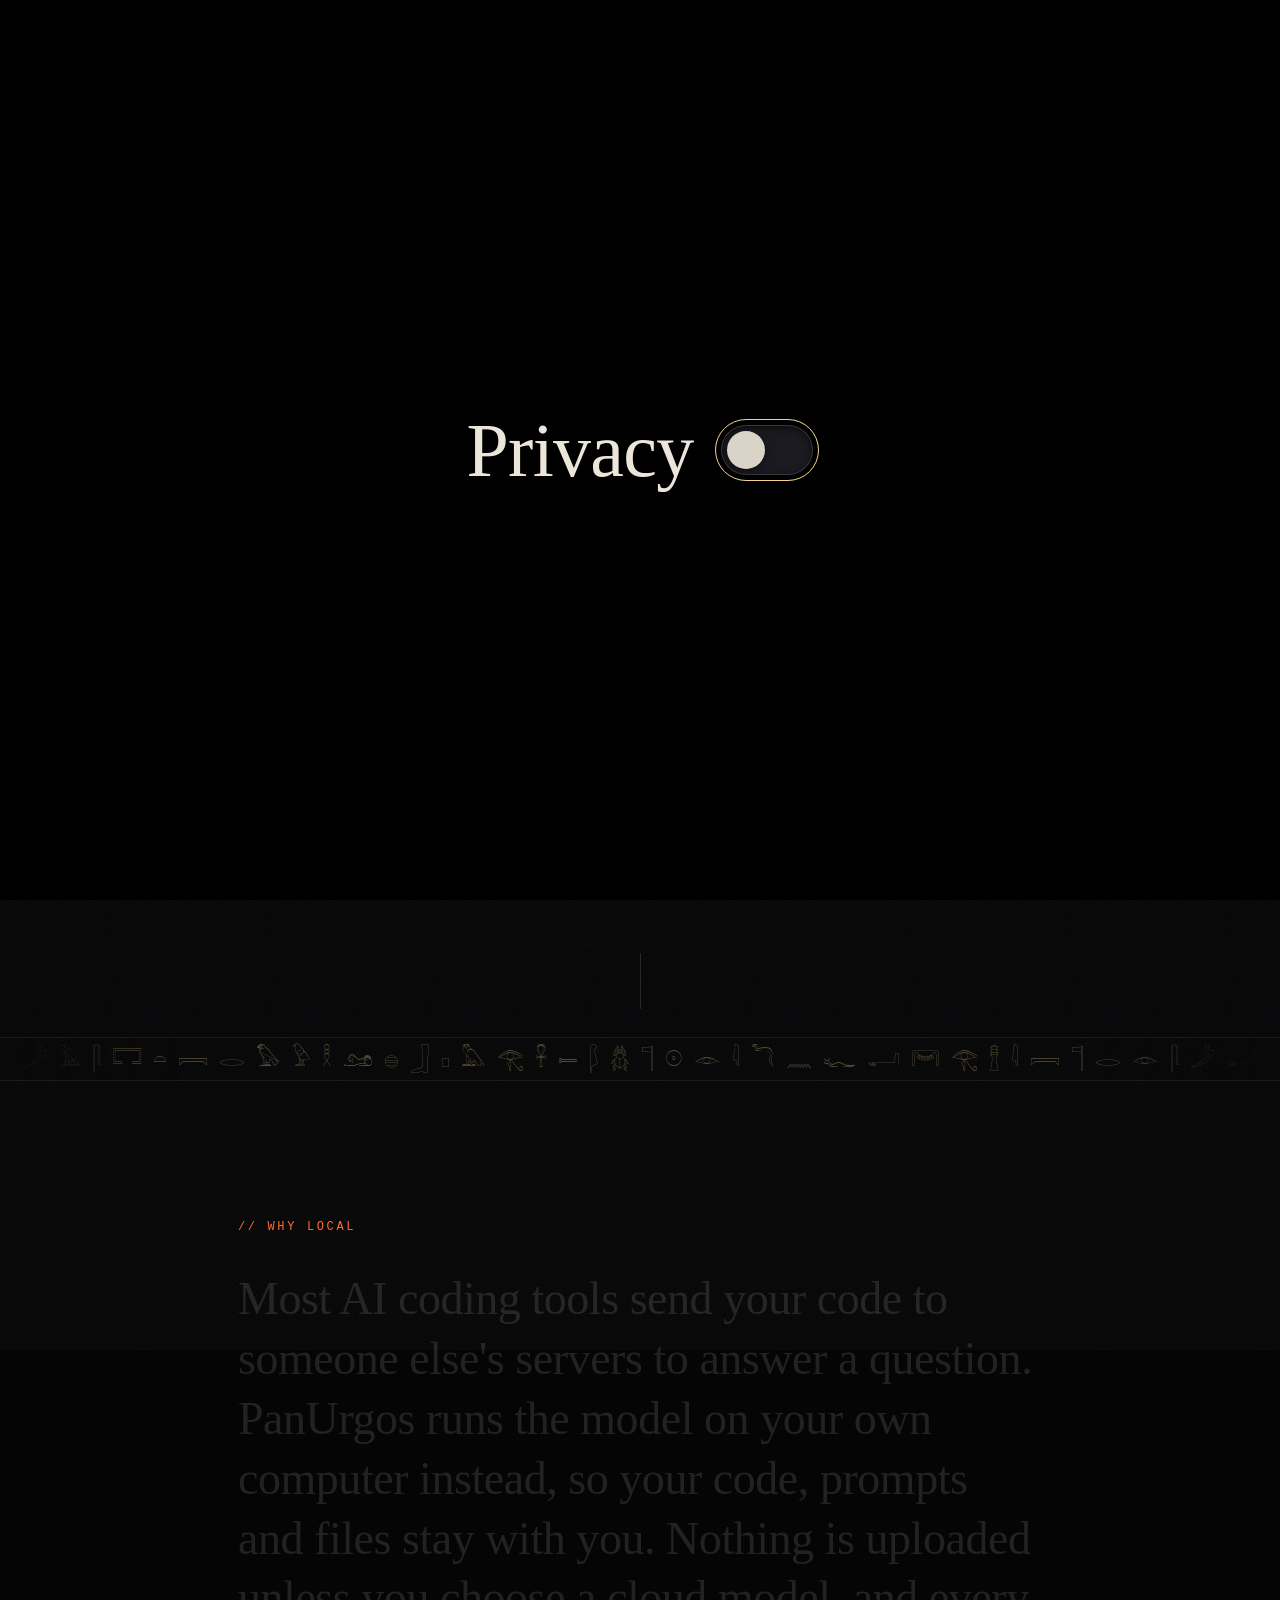
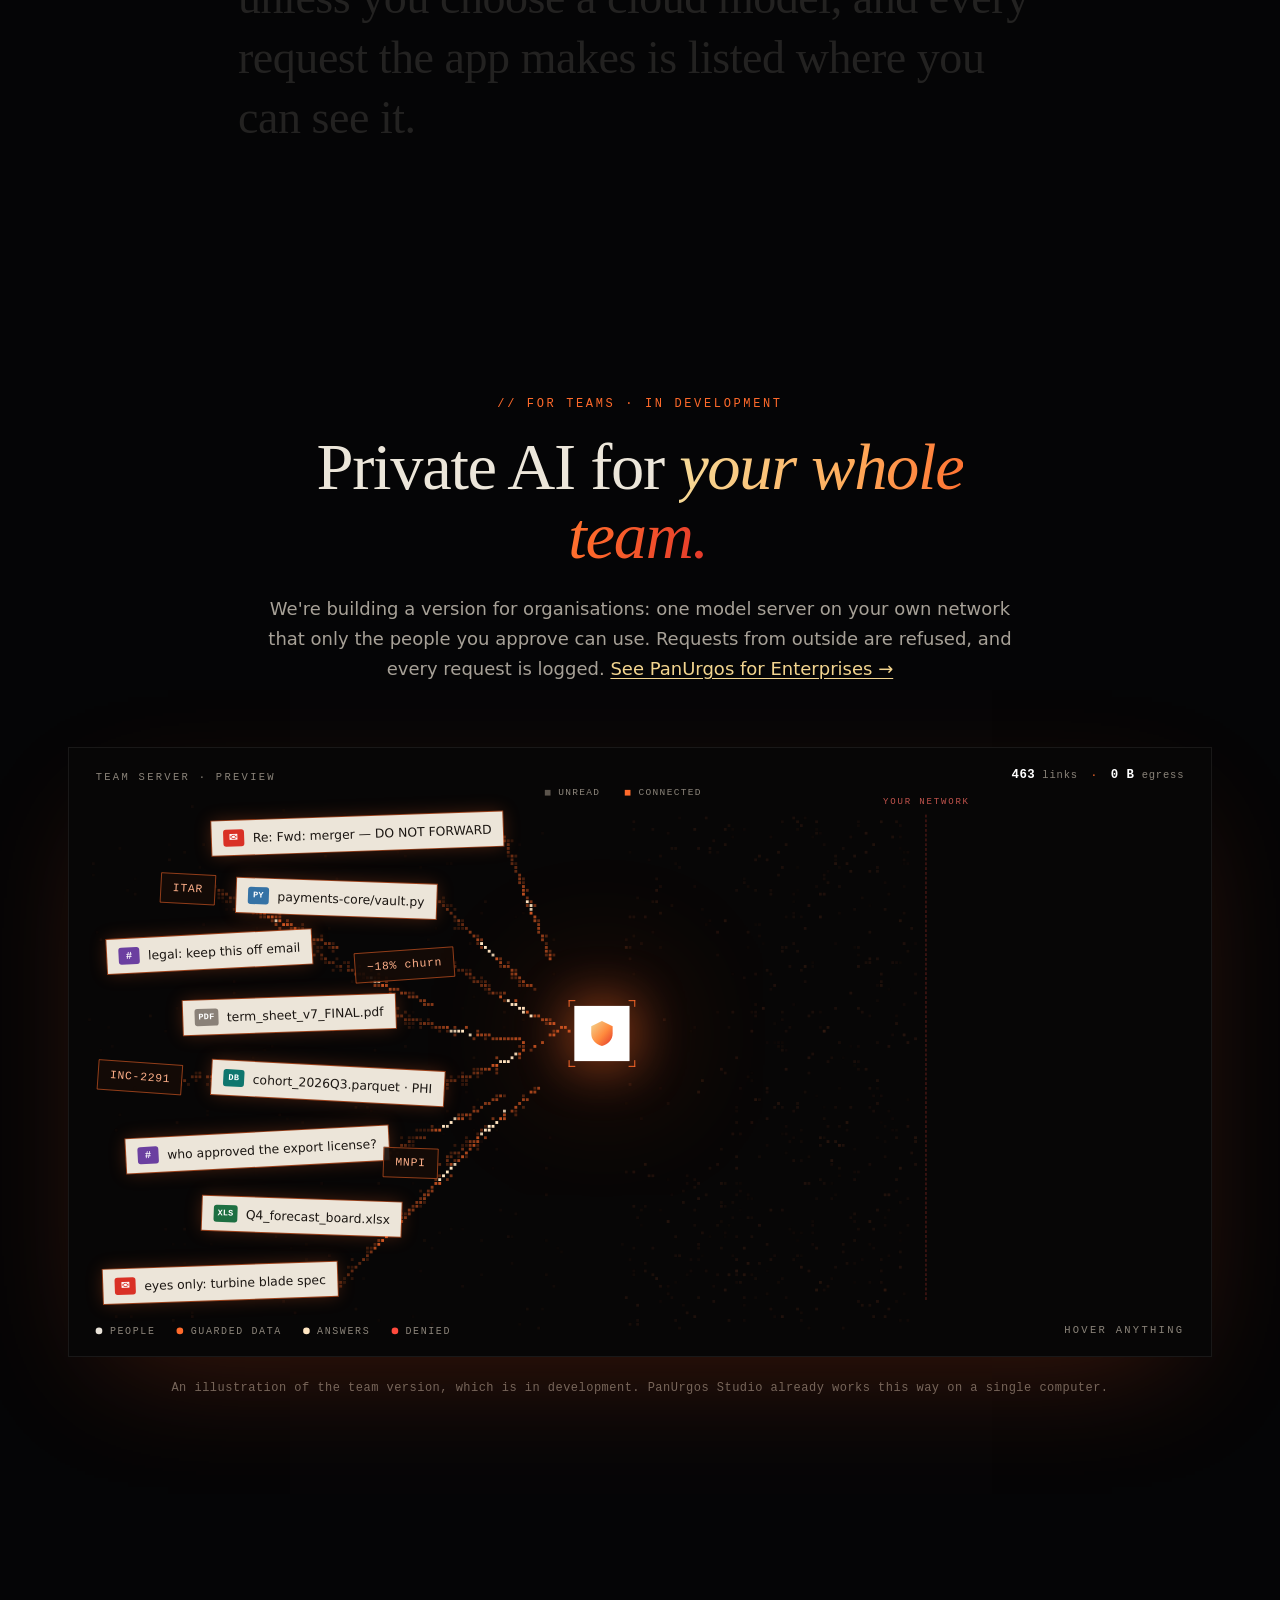
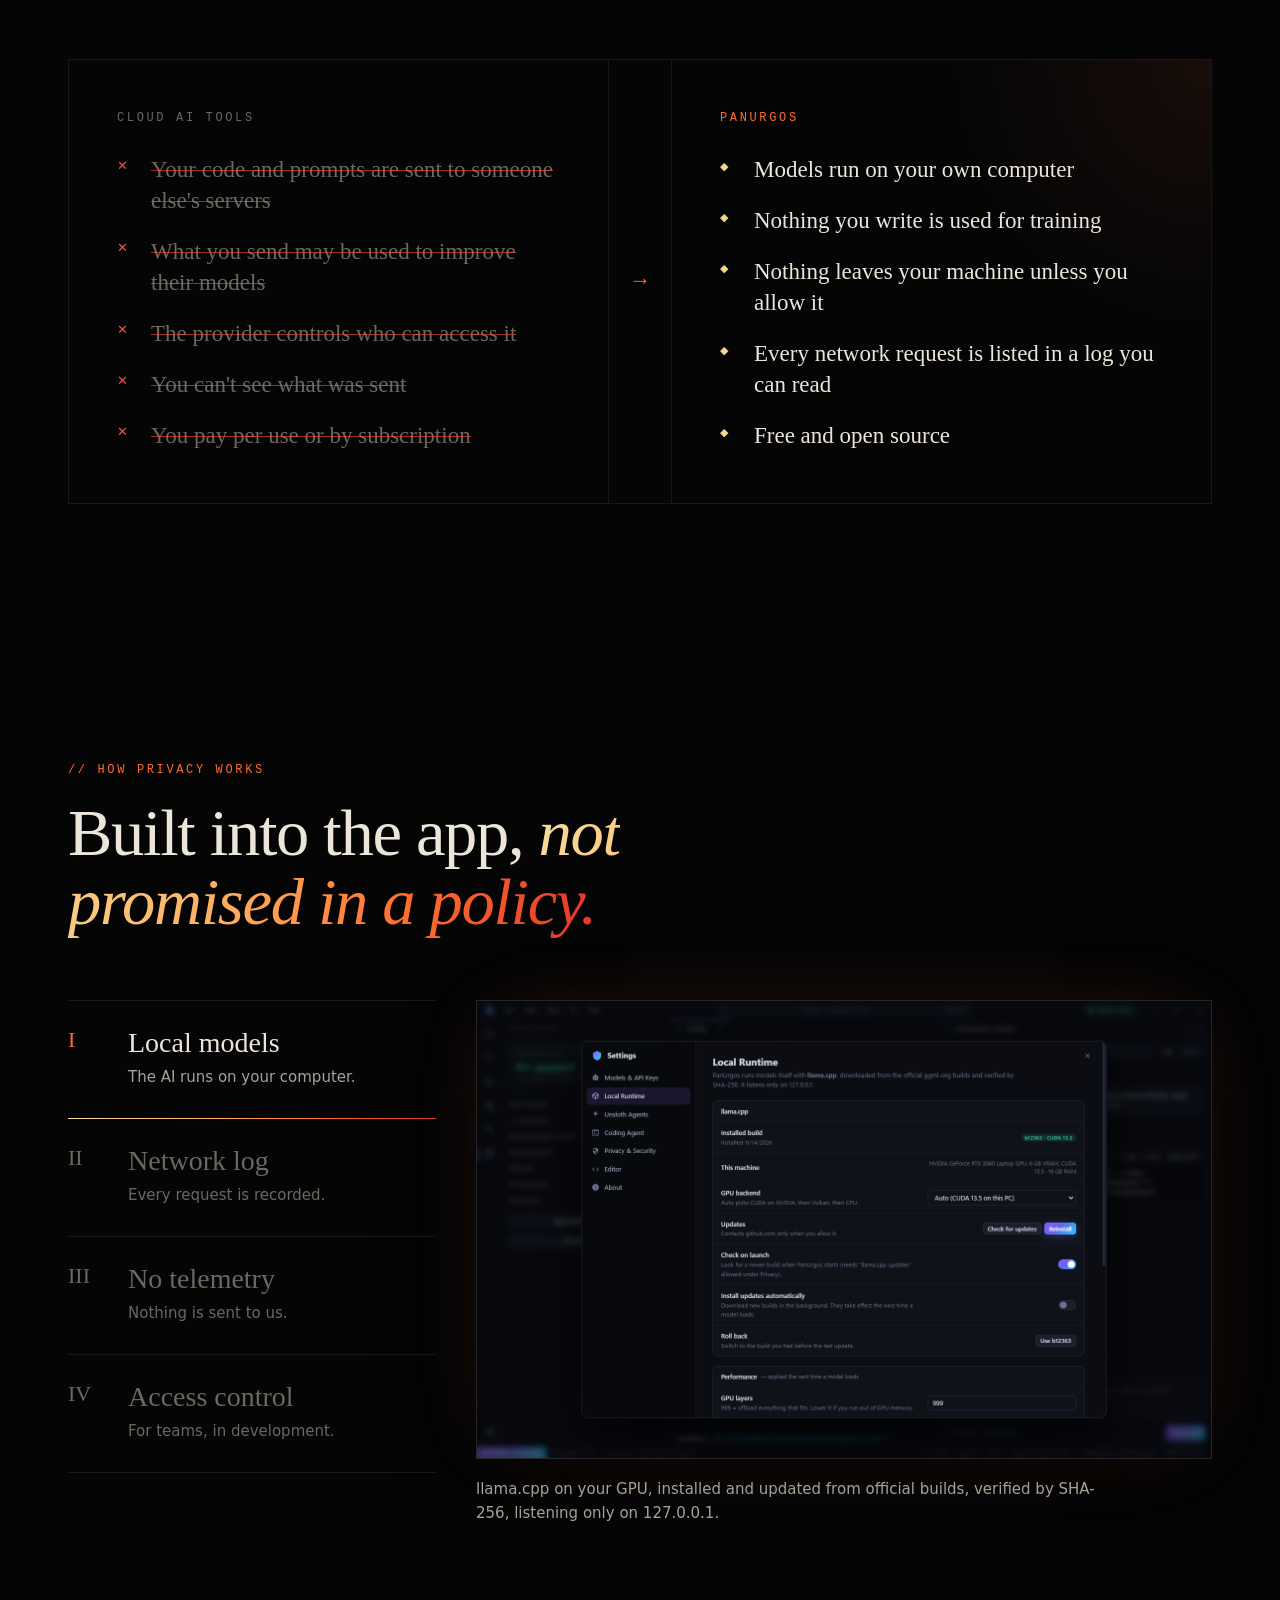
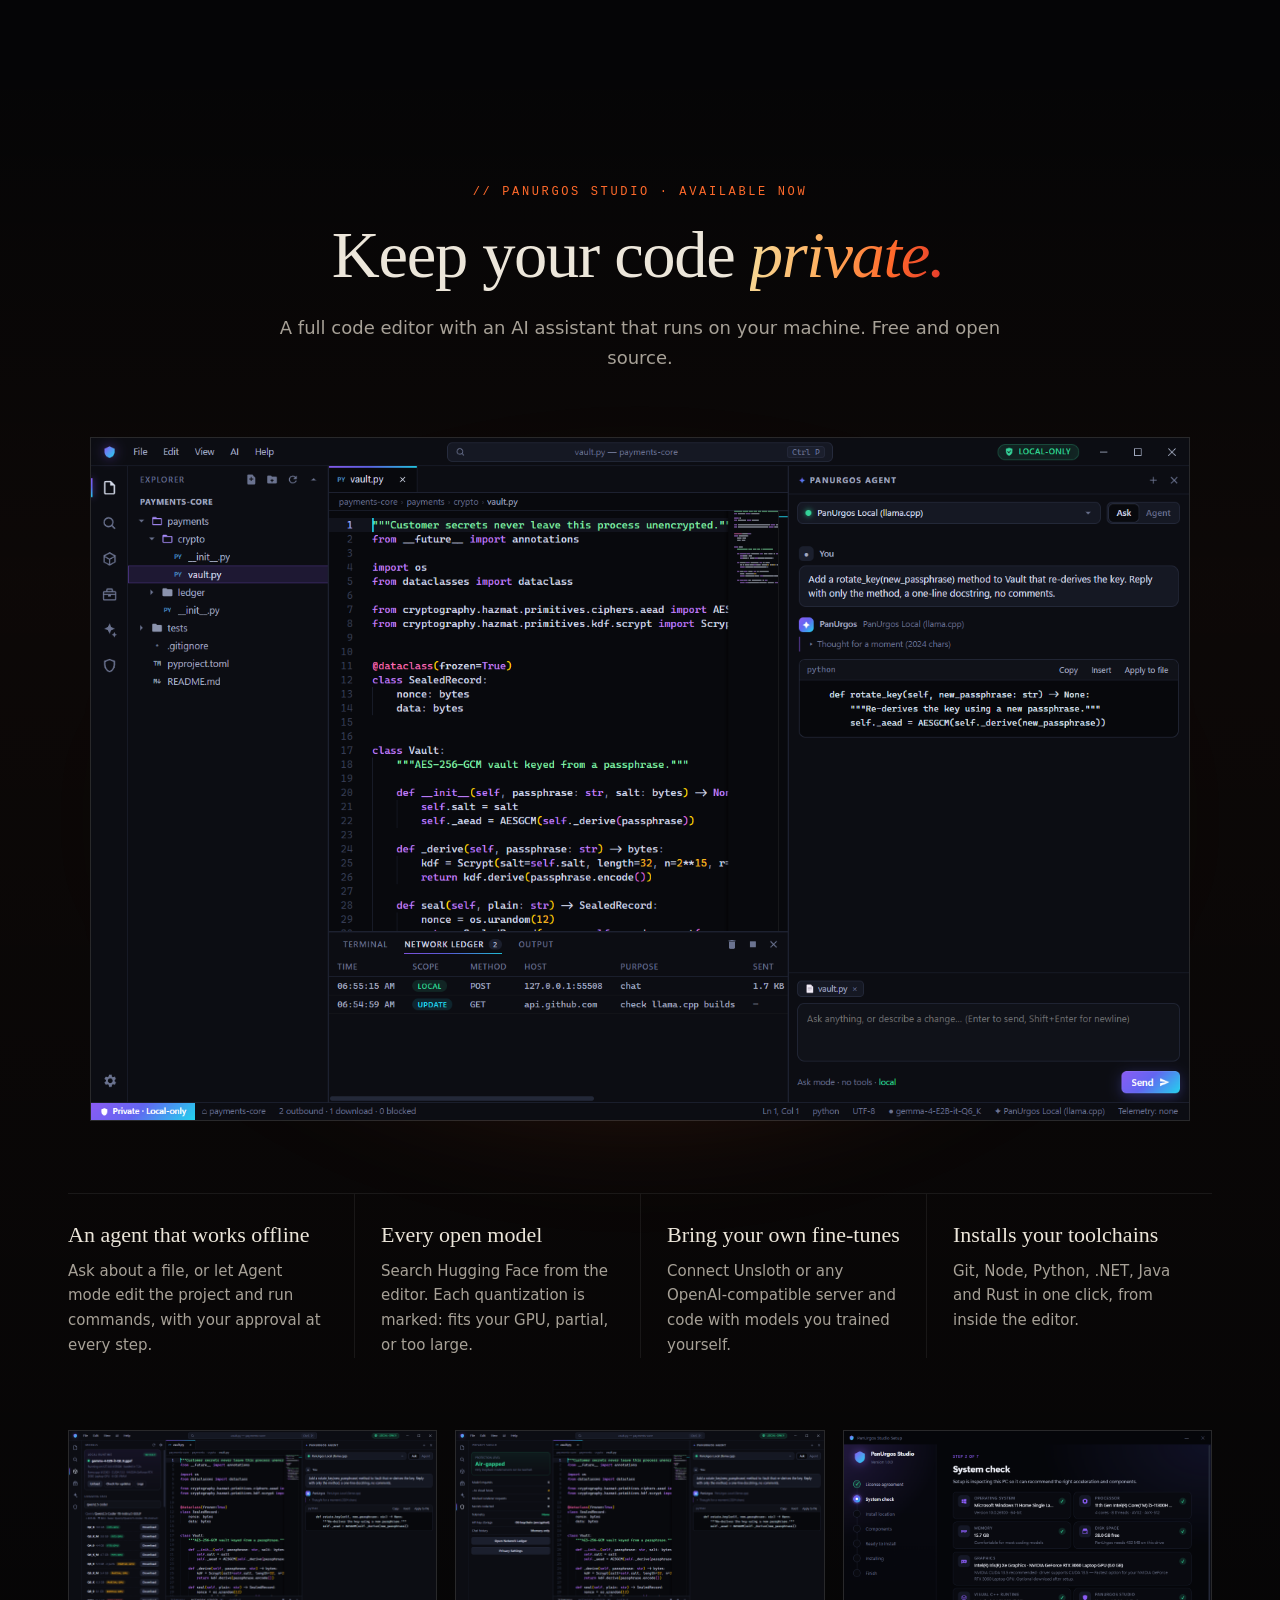
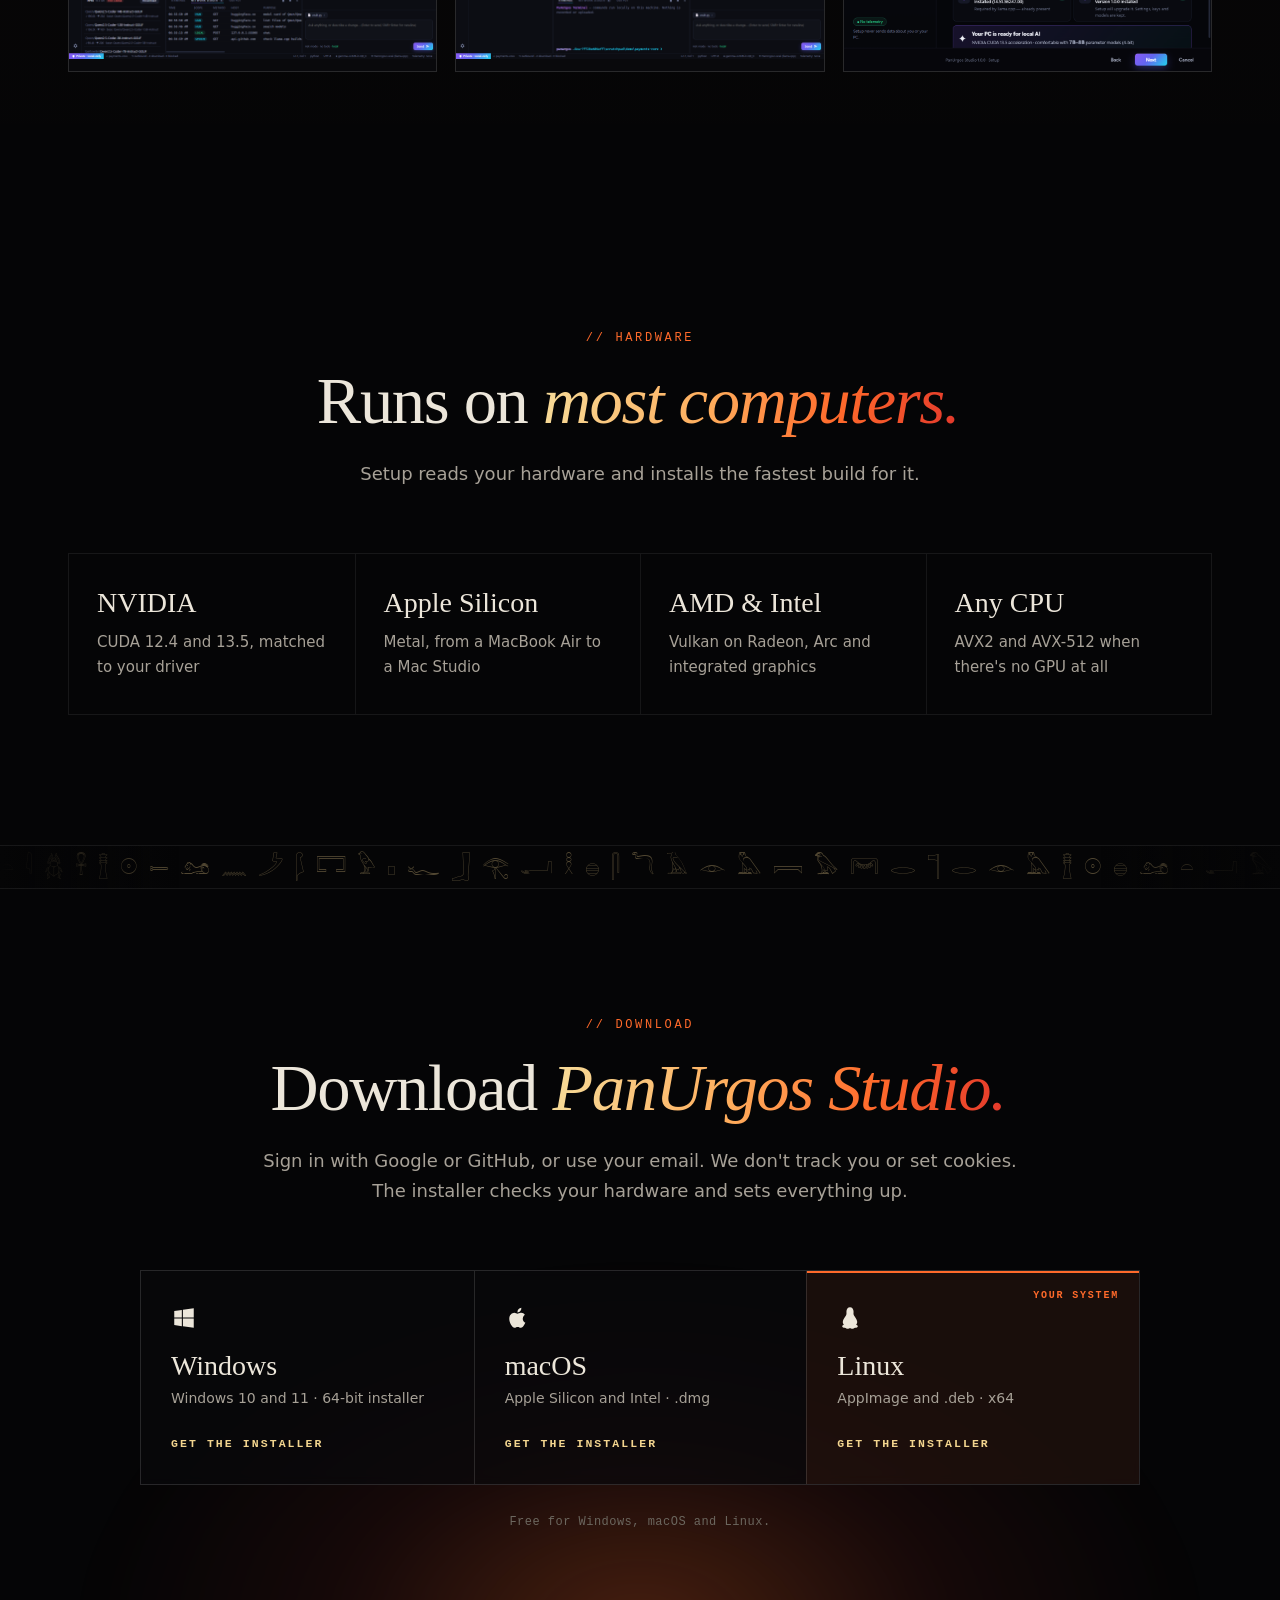
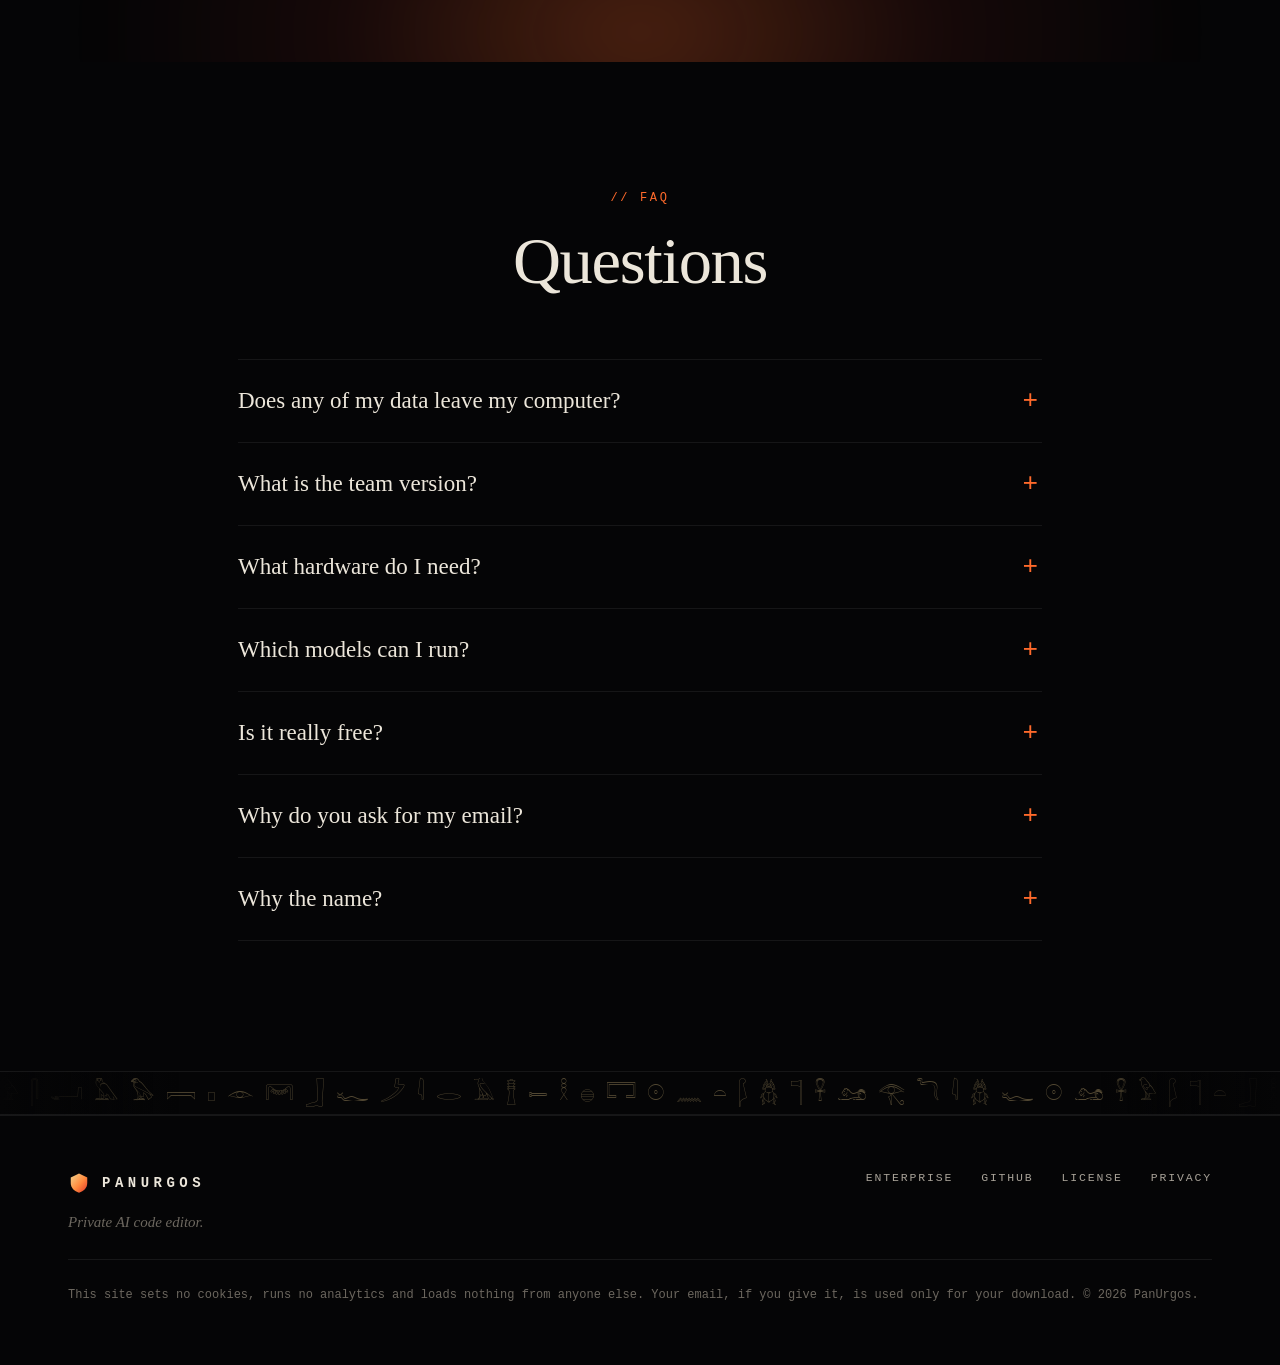
<file: index.html>
<!doctype html>
<html lang="en">
<head>
  <meta charset="utf-8">
  <meta name="viewport" content="width=device-width, initial-scale=1">
  <title>PanUrgos — Private AI code editor</title>
  <meta name="description" content="PanUrgos is sovereign AI: models that run on your own machines, answer only to the people you clear, and send nothing to anyone else. PanUrgos Studio, the private AI code editor, is free for Windows, macOS and Linux.">
  <meta name="theme-color" content="#050506">
  <link rel="canonical" href="https://panurgos.com/">
  <link rel="icon" type="image/png" href="assets/icon.png">
  <link rel="apple-touch-icon" href="assets/icon.png">
  <meta property="og:type" content="website">
  <meta property="og:url" content="https://panurgos.com/">
  <meta property="og:title" content="PanUrgos — Private AI code editor">
  <meta property="og:description" content="Sovereign AI. Your models, your machines, your people. No one else is in the room.">
  <meta property="og:image" content="https://panurgos.com/assets/og.png">
  <meta name="twitter:card" content="summary_large_image">
  <!-- No analytics, no cookies, no fonts or scripts from anyone else. Everything here is served from panurgos.com. -->
  <meta http-equiv="Content-Security-Policy" content="default-src 'self'; img-src 'self' data:; style-src 'self' 'unsafe-inline'; script-src 'self'; connect-src 'self' http://127.0.0.1:8787 https://panurgos-api.panurgos-download-api.workers.dev; base-uri 'self'; form-action 'none'">
  <link rel="stylesheet" href="styles.css">
</head>
<body>
  <!-- ============================================================ ENTRANCE -->
  <div class="gate" id="gate" role="dialog" aria-modal="true" aria-label="Enter PanUrgos">
    <div class="gate-in">
      <span class="gate-word" id="gate-word">Privacy</span>
      <button class="switch" id="gate-switch" type="button" role="switch" aria-checked="false" aria-labelledby="gate-word"><span class="knob"></span></button>
    </div>
  </div>

  <a class="skip" href="#main">Skip to content</a>

  <header class="nav" id="nav">
    <div class="wrap nav-in">
      <a class="brand" href="#top" aria-label="PanUrgos home">
        <svg viewBox="0 0 32 32" width="24" height="24" aria-hidden="true"><defs><linearGradient id="lg" x1="0" y1="0" x2="1" y2="1"><stop offset="0" stop-color="#f3d58f"/><stop offset=".55" stop-color="#ff8a3d"/><stop offset="1" stop-color="#e2362b"/></linearGradient></defs><path d="M16 2 4 8v8c0 7 5.2 12.4 12 14 6.8-1.6 12-7 12-14V8L16 2z" fill="url(#lg)"/><path d="M16 9a7 7 0 1 0 0 14 5.2 5.2 0 0 1 0-14z" fill="#050506"/></svg>
        <span>PANURGOS</span>
      </a>
      <nav class="links" aria-label="Main">
        <a href="#manifesto">Why local</a>
        <a href="#laws">Privacy</a>
        <a href="#perimeter">Teams</a>
        <a href="enterprise/">Enterprise</a>
        <a href="#studio">Studio</a>
        <a href="#faq">FAQ</a>
      </nav>
      <div class="nav-cta">
        <a class="icon-link" data-link="instagram" href="#" aria-label="PanUrgos on Instagram" hidden>
          <svg viewBox="0 0 24 24" width="18" height="18" aria-hidden="true"><path fill="currentColor" d="M12 7a5 5 0 1 0 0 10 5 5 0 0 0 0-10zm0 8.2a3.2 3.2 0 1 1 0-6.4 3.2 3.2 0 0 1 0 6.4zM17.3 5.5a1.2 1.2 0 1 0 0 2.4 1.2 1.2 0 0 0 0-2.4zM12 2c-2.7 0-3.1 0-4.1.1-1.1 0-1.8.2-2.5.5a5 5 0 0 0-1.8 1.2A5 5 0 0 0 2.6 5.5C2.3 6.1 2.2 6.9 2.1 8 2 9 2 9.3 2 12s0 3.1.1 4.1c0 1.1.2 1.8.5 2.5.3.7.6 1.2 1.2 1.8.6.5 1.1.9 1.8 1.2.6.2 1.4.4 2.5.4 1 .1 1.4.1 4.1.1s3.1 0 4.1-.1c1.1 0 1.8-.2 2.5-.4a5 5 0 0 0 1.8-1.2c.5-.6.9-1.1 1.2-1.8.2-.7.4-1.4.4-2.5.1-1 .1-1.4.1-4.1s0-3.1-.1-4.1c0-1.1-.2-1.8-.4-2.5a5 5 0 0 0-1.2-1.8 5 5 0 0 0-1.8-1.2c-.7-.3-1.4-.4-2.5-.5C15.1 2 14.7 2 12 2zm0 1.8c2.7 0 3 0 4 .1 1 0 1.5.2 1.9.3.5.2.8.4 1.1.7.4.4.6.7.8 1.2.1.3.3.9.3 1.9.1 1 .1 1.3.1 4s0 3-.1 4c0 1-.2 1.5-.3 1.9-.2.5-.4.8-.8 1.1-.3.4-.6.6-1.1.8-.4.1-.9.3-1.9.3-1 .1-1.3.1-4 .1s-3 0-4-.1c-1 0-1.5-.2-1.9-.3a3 3 0 0 1-1.1-.8 3 3 0 0 1-.8-1.1c-.1-.4-.3-.9-.3-1.9-.1-1-.1-1.3-.1-4s0-3 .1-4c0-1 .2-1.5.3-1.9.2-.5.4-.8.8-1.2.3-.3.6-.5 1.1-.7.4-.1.9-.3 1.9-.3 1-.1 1.3-.1 4-.1z"/></svg>
        </a>
        <a class="icon-link" href="https://github.com/notpriyanshu/PanUrgos" aria-label="PanUrgos on GitHub">
          <svg viewBox="0 0 24 24" width="18" height="18" aria-hidden="true"><path fill="currentColor" d="M12 2a10 10 0 0 0-3.2 19.5c.5.1.7-.2.7-.5v-1.7c-2.8.6-3.4-1.3-3.4-1.3-.4-1.2-1.1-1.5-1.1-1.5-.9-.6.1-.6.1-.6 1 .1 1.5 1 1.5 1 .9 1.6 2.4 1.1 3 .9.1-.7.4-1.1.6-1.4-2.2-.3-4.6-1.1-4.6-5 0-1.1.4-2 1-2.7-.1-.3-.4-1.3.1-2.7 0 0 .8-.3 2.8 1a9.6 9.6 0 0 1 5 0c1.9-1.3 2.8-1 2.8-1 .5 1.4.2 2.4.1 2.7.6.7 1 1.6 1 2.7 0 3.9-2.3 4.7-4.6 5 .4.3.7.9.7 1.9V21c0 .3.2.6.7.5A10 10 0 0 0 12 2z"/></svg>
        </a>
        <a class="btn btn-sm btn-fire" href="#download">Download</a>
      </div>
    </div>
  </header>

  <main id="main">
    <!-- ============================================================ HERO -->
    <section class="hero" id="top">
      <canvas class="embers" id="embers" aria-hidden="true"></canvas>
      <div class="hero-vignette" aria-hidden="true"></div>
      <div class="wrap hero-in">
        <div class="phoenix-wrap" aria-hidden="true">
          <svg class="phoenix" id="phoenix" viewBox="0 0 800 620">
            <defs>
              <linearGradient id="fire" x1="0" y1="1" x2="0" y2="0">
                <stop offset="0" stop-color="#e2362b"/><stop offset=".45" stop-color="#ff8a3d"/><stop offset="1" stop-color="#f6dc9a"/>
              </linearGradient>
              <radialGradient id="core-glow" cx=".5" cy=".5" r=".5">
                <stop offset="0" stop-color="#ffb35c" stop-opacity=".55"/><stop offset=".5" stop-color="#ff5a2a" stop-opacity=".12"/><stop offset="1" stop-color="#ff5a2a" stop-opacity="0"/>
              </radialGradient>
              <filter id="soft" x="-20%" y="-20%" width="140%" height="140%"><feGaussianBlur stdDeviation="2.2" result="b"/><feMerge><feMergeNode in="b"/><feMergeNode in="SourceGraphic"/></feMerge></filter>
            </defs>
            <circle cx="400" cy="270" r="250" fill="url(#core-glow)"/>
            <g class="halo">
              <circle cx="400" cy="270" r="232" class="ring r1"/>
              <circle cx="400" cy="270" r="214" class="ring r2"/>
              <g id="ticks"></g>
            </g>
            <g id="bird" filter="url(#soft)"></g>
          </svg>
        </div>
        <p class="kicker reveal">PanUrgos <span class="sep">·</span> <span class="greek">πανοῦργος</span></p>
        <h1 class="reveal flip-h" aria-label="Think. Create. Keep it private.">
          <span class="flip fire" id="flip" aria-hidden="true">Think.</span>
        </h1>        <p class="lede reveal">A code editor with an AI assistant that runs on your own computer. Your code, prompts and files stay on your machine.</p>
        <div class="cta-row reveal">
          <a class="btn btn-fire btn-lg" href="#manifesto">How it works</a>
          <a class="btn btn-ghost btn-lg" href="#download" data-os-cta data-dl-open><span data-os-label>Download Studio</span></a>
        </div>
        <div class="hud reveal" aria-label="Status">
          <span><i class="dot ok"></i>EGRESS 0 B</span>
          <span><i class="dot ok"></i>TELEMETRY NONE</span>
          <span><i class="dot ok"></i>MODEL 127.0.0.1</span>
          <span class="hud-clock" data-clock>--:--:-- UTC</span>
        </div>
      </div>
      <a class="scroll-cue" href="#manifesto" aria-label="Scroll"><span></span></a>
    </section>

    <div class="frieze" aria-hidden="true"><div class="frieze-track" data-frieze></div></div>

    <!-- ============================================================ MANIFESTO -->
    <section class="manifesto" id="manifesto">
      <div class="wrap narrow">
        <p class="label">// WHY LOCAL</p>
        <p class="scrub" data-scrub>Most AI coding tools send your code to someone else's servers to answer a question. PanUrgos runs the model on your own computer instead, so your code, prompts and files stay with you. Nothing is uploaded unless you choose a cloud model, and every request the app makes is listed where you can see it.</p>
      </div>
    </section>

    <!-- ============================================================ SOVEREIGN GRAPH -->
    <section class="section" id="perimeter">
      <div class="wrap">
        <header class="sec-head center reveal">
          <p class="label">// FOR TEAMS · IN DEVELOPMENT</p>
          <h2>Private AI for <span class="fire">your whole team.</span></h2>
          <p>We're building a version for organisations: one model server on your own network that only the people you approve can use. Requests from outside are refused, and every request is logged. <a class="inline-link" href="enterprise/">See PanUrgos for Enterprises →</a></p>
        </header>

        <div class="graph-viewport reveal" id="graph-viewport">
          <div class="graph" id="graph">
            <canvas class="graph-canvas" id="graph-canvas" aria-hidden="true"></canvas>

            <p class="g-label g-tl">TEAM SERVER · PREVIEW</p>
            <p class="g-label g-tc"><i class="sq dim"></i>UNREAD <i class="sq lit"></i>CONNECTED</p>
            <p class="g-label g-tr"><b data-links>0</b> links <span class="g-sep">·</span> <b>0 B</b> egress</p>

            <div class="g-chip card" style="--x:150px;--y:72px;--r:-2deg"><i class="ic mail">✉</i>Re: Fwd: merger — DO NOT FORWARD</div>
            <div class="g-chip tag" style="--x:96px;--y:132px;--r:3deg">ITAR</div>
            <div class="g-chip card" style="--x:176px;--y:140px;--r:2deg"><i class="ic py">PY</i>payments-core/vault.py</div>
            <div class="g-chip card" style="--x:40px;--y:196px;--r:-3deg"><i class="ic chat">#</i>legal: keep this off email</div>
            <div class="g-chip tag" style="--x:300px;--y:212px;--r:-4deg">−18% churn</div>
            <div class="g-chip card" style="--x:120px;--y:262px;--r:-2deg"><i class="ic doc">PDF</i>term_sheet_v7_FINAL.pdf</div>
            <div class="g-chip tag" style="--x:30px;--y:330px;--r:4deg">INC-2291</div>
            <div class="g-chip card" style="--x:150px;--y:334px;--r:3deg"><i class="ic db">DB</i>cohort_2026Q3.parquet · PHI</div>
            <div class="g-chip card" style="--x:60px;--y:404px;--r:-3deg"><i class="ic chat">#</i>who approved the export license?</div>
            <div class="g-chip tag" style="--x:330px;--y:420px;--r:2deg">MNPI</div>
            <div class="g-chip card" style="--x:140px;--y:474px;--r:2deg"><i class="ic xls">XLS</i>Q4_forecast_board.xlsx</div>
            <div class="g-chip card" style="--x:36px;--y:544px;--r:-2deg"><i class="ic mail">✉</i>eyes only: turbine blade spec</div>

            <div class="g-core" id="g-core" style="--x:560px;--y:300px">
              <i class="br tl"></i><i class="br tr"></i><i class="br bl"></i><i class="br brr"></i>
              <svg viewBox="0 0 32 32" aria-hidden="true"><path d="M16 2 4 8v8c0 7 5.2 12.4 12 14 6.8-1.6 12-7 12-14V8L16 2z" fill="url(#lg)"/><path d="M16 9a7 7 0 1 0 0 14 5.2 5.2 0 0 1 0-14z" fill="#fff"/></svg>
            </div>

            <div class="g-perimeter" style="--x:900px"><span>YOUR NETWORK</span></div>

            <button class="g-node person" type="button" style="--x:706px;--y:118px" data-ev="1">A. Okafor</button>
            <button class="g-node data" type="button" style="--x:672px;--y:204px" data-ev="0">Term sheet v7</button>
            <button class="g-node data" type="button" style="--x:812px;--y:262px" data-ev="4">Q4 forecast</button>
            <button class="g-node data" type="button" style="--x:770px;--y:352px" data-ev="1">payments-core</button>
            <button class="g-node data" type="button" style="--x:660px;--y:430px" data-ev="5">Cohort Q3</button>
            <button class="g-node person" type="button" style="--x:780px;--y:494px" data-ev="0">M. Reyes</button>
            <button class="g-node person" type="button" style="--x:640px;--y:566px" data-ev="5">J. Lindqvist</button>
            <button class="g-node outside" type="button" style="--x:1000px;--y:70px" data-ev="3">Cloud AI provider</button>
            <button class="g-node outside" type="button" style="--x:1030px;--y:138px" data-ev="2">Unknown device</button>
            <button class="g-node outside" type="button" style="--x:990px;--y:206px" data-ev="6">Vendor support</button>

            <div class="g-card" id="g-card" aria-live="polite">
              <p class="g-card-meta"><span data-c-time>09:12</span> <span data-c-who>M. REYES · LEGAL</span></p>
              <p class="g-card-q" data-c-q>“Summarise the change-of-control risks in term sheet v7.”</p>
              <p class="g-card-r ok" data-c-r>Answered on-prem in 2.4 s</p>
              <div class="g-card-tags" data-c-tags></div>
              <p class="g-card-foot" data-c-foot>0 bytes left the network</p>
            </div>

            <p class="g-legend"><i class="dot w"></i>PEOPLE <i class="dot e"></i>GUARDED DATA <i class="dot c"></i>ANSWERS <i class="dot r"></i>DENIED</p>
            <p class="g-label g-br">HOVER ANYTHING</p>
          </div>
        </div>
        <p class="footnote reveal">An illustration of the team version, which is in development. PanUrgos Studio already works this way on a single computer.</p>
      </div>
    </section>

    <!-- ============================================================ SOVEREIGN (split statements) -->
    <section class="section sovereign" id="sovereign">
      <div class="wrap">
        <div class="versus reveal">
          <div class="vs-col old">
            <p class="label">CLOUD AI TOOLS</p>
            <ul>
              <li>Your code and prompts are sent to someone else's servers</li>
              <li>What you send may be used to improve their models</li>
              <li>The provider controls who can access it</li>
              <li>You can't see what was sent</li>
              <li>You pay per use or by subscription</li>
            </ul>
          </div>
          <div class="vs-mid" aria-hidden="true"><span>→</span></div>
          <div class="vs-col new">
            <p class="label">PANURGOS</p>
            <ul>
              <li>Models run on your own computer</li>
              <li>Nothing you write is used for training</li>
              <li>Nothing leaves your machine unless you allow it</li>
              <li>Every network request is listed in a log you can read</li>
              <li>Free and open source</li>
            </ul>
          </div>
        </div>
      </div>
    </section>

    <!-- ============================================================ THE FOUR LAWS (tabs) -->
    <section class="section" id="laws">
      <div class="wrap">
        <header class="sec-head reveal">
          <p class="label">// HOW PRIVACY WORKS</p>
          <h2>Built into the app, <span class="fire">not promised in a policy.</span></h2>
        </header>
        <div class="laws reveal" id="laws-ui">
          <div class="law-tabs" role="tablist" aria-label="How privacy works">
            <button class="law-tab active" role="tab" aria-selected="true" aria-controls="law-0" id="tab-0" data-i="0">
              <span class="n">I</span><span class="t"><b>Local models</b><small>The AI runs on your computer.</small></span><span class="bar"><i></i></span>
            </button>
            <button class="law-tab" role="tab" aria-selected="false" aria-controls="law-1" id="tab-1" data-i="1" tabindex="-1">
              <span class="n">II</span><span class="t"><b>Network log</b><small>Every request is recorded.</small></span><span class="bar"><i></i></span>
            </button>
            <button class="law-tab" role="tab" aria-selected="false" aria-controls="law-2" id="tab-2" data-i="2" tabindex="-1">
              <span class="n">III</span><span class="t"><b>No telemetry</b><small>Nothing is sent to us.</small></span><span class="bar"><i></i></span>
            </button>
            <button class="law-tab" role="tab" aria-selected="false" aria-controls="law-3" id="tab-3" data-i="3" tabindex="-1">
              <span class="n">IV</span><span class="t"><b>Access control</b><small>For teams, in development.</small></span><span class="bar"><i></i></span>
            </button>
          </div>
          <div class="law-panels">
            <figure class="law-panel active" role="tabpanel" id="law-0" aria-labelledby="tab-0">
              <img src="assets/shots/runtime.png" width="1480" height="920" loading="lazy" alt="Local Runtime settings: llama.cpp with CUDA 13.5 on an NVIDIA RTX GPU, update and rollback controls.">
              <figcaption>llama.cpp on your GPU, installed and updated from official builds, verified by SHA-256, listening only on 127.0.0.1.</figcaption>
            </figure>
            <figure class="law-panel" role="tabpanel" id="law-1" aria-labelledby="tab-1" hidden>
              <img src="assets/shots/studio.png" width="1480" height="920" loading="lazy" alt="PanUrgos Studio with the Network Ledger open, listing each request's time, scope, host, purpose and bytes sent.">
              <figcaption>The Network Ledger records every request: host, purpose, bytes and status. Downloads and updates stay off until you allow them.</figcaption>
            </figure>
            <figure class="law-panel" role="tabpanel" id="law-2" aria-labelledby="tab-2" hidden>
              <img src="assets/shots/privacy.png" width="1480" height="920" loading="lazy" alt="Privacy and Security settings: zero telemetry, sealed renderer, encrypted key vault, full network ledger, workspace sandbox, no auto-updates.">
              <figcaption>Zero telemetry. The interface is sealed from the network, keys live in your OS keychain, chats live in memory.</figcaption>
            </figure>
            <figure class="law-panel" role="tabpanel" id="law-3" aria-labelledby="tab-3" hidden>
              <div class="roster">
                <div class="roster-head"><span>ACCESS ROSTER</span><span class="tag">TEAMS · PREVIEW</span></div>
                <div class="roster-row"><i class="dot ok"></i><b>A. Okafor</b><span>Platform security</span><em class="lvl l4">LEVEL IV</em></div>
                <div class="roster-row"><i class="dot ok"></i><b>M. Reyes</b><span>General counsel</span><em class="lvl l3">LEVEL III</em></div>
                <div class="roster-row"><i class="dot ok"></i><b>J. Lindqvist</b><span>Research</span><em class="lvl l2">LEVEL II</em></div>
                <div class="roster-row denied"><i class="dot bad"></i><b>Contractor pool</b><span>Expired 14 Nov</span><em class="lvl">REVOKED</em></div>
                <div class="roster-row denied"><i class="dot bad"></i><b>Everyone else</b><span>Default</span><em class="lvl">NO ACCESS</em></div>
              </div>
              <figcaption>In development: one model server for your organisation, reachable only by the people you authorise, with an audit trail of every question.</figcaption>
            </figure>
          </div>
        </div>
      </div>
    </section>

    <!-- ============================================================ STUDIO -->
    <section class="section studio" id="studio">
      <div class="wrap">
        <header class="sec-head center reveal">
          <p class="label">// PANURGOS STUDIO · AVAILABLE NOW</p>
          <h2>Keep your code <span class="fire">private.</span></h2>
          <p>A full code editor with an AI assistant that runs on your machine. Free and open source.</p>
        </header>
        <figure class="window studio-shot reveal">
          <div class="window-glow" aria-hidden="true"></div>
          <img src="assets/shots/studio.png" width="1480" height="920" loading="lazy" alt="PanUrgos Studio: a Python file in the editor, the PanUrgos agent answering with a local Gemma model, and the Network Ledger below.">
        </figure>
        <div class="feats reveal">
          <div class="feat"><b>An agent that works offline</b><span>Ask about a file, or let Agent mode edit the project and run commands, with your approval at every step.</span></div>
          <div class="feat"><b>Every open model</b><span>Search Hugging Face from the editor. Each quantization is marked: fits your GPU, partial, or too large.</span></div>
          <div class="feat"><b>Bring your own fine-tunes</b><span>Connect Unsloth or any OpenAI-compatible server and code with models you trained yourself.</span></div>
          <div class="feat"><b>Installs your toolchains</b><span>Git, Node, Python, .NET, Java and Rust in one click, from inside the editor.</span></div>
        </div>
        <div class="gallery reveal">
          <figure class="window"><img src="assets/shots/models.png" width="1480" height="920" loading="lazy" alt="The Models panel listing Qwen2.5 Coder quantizations with Fits GPU, Partial GPU and Too large badges."></figure>
          <figure class="window"><img src="assets/shots/shield.png" width="1480" height="920" loading="lazy" alt="The Privacy Shield panel showing protection level Air-gapped and telemetry none."></figure>
          <figure class="window"><img src="assets/shots/setup-system.png" width="1040" height="680" loading="lazy" alt="The PanUrgos Setup system check recommending NVIDIA CUDA 13.5 acceleration."></figure>
        </div>
      </div>
    </section>

    <!-- ============================================================ HARDWARE -->
    <section class="section hardware" id="hardware">
      <div class="wrap">
        <header class="sec-head center reveal">
          <p class="label">// HARDWARE</p>
          <h2>Runs on <span class="fire">most computers.</span></h2>
          <p>Setup reads your hardware and installs the fastest build for it.</p>
        </header>
        <div class="hw reveal">
          <div class="hw-item"><b>NVIDIA</b><span>CUDA 12.4 and 13.5, matched to your driver</span></div>
          <div class="hw-item"><b>Apple Silicon</b><span>Metal, from a MacBook Air to a Mac Studio</span></div>
          <div class="hw-item"><b>AMD &amp; Intel</b><span>Vulkan on Radeon, Arc and integrated graphics</span></div>
          <div class="hw-item"><b>Any CPU</b><span>AVX2 and AVX-512 when there's no GPU at all</span></div>
        </div>
      </div>
    </section>
    <div class="frieze rev" aria-hidden="true"><div class="frieze-track" data-frieze></div></div>


    <!-- ============================================================ DOWNLOAD -->
    <section class="section download" id="download">
      <div class="rise" aria-hidden="true"></div>
      <div class="wrap">
        <header class="sec-head center reveal">
          <p class="label">// DOWNLOAD</p>
          <h2>Download <span class="fire">PanUrgos Studio.</span></h2>
          <p>Sign in with Google or GitHub, or use your email. We don't track you or set cookies. The installer checks your hardware and sets everything up.</p>
        </header>
        <div class="dl reveal">
          <button class="dl-card" type="button" data-os="win" data-dl-open>
            <svg viewBox="0 0 24 24" width="26" height="26" aria-hidden="true"><path fill="currentColor" d="M3 5.5 10 4.5v7H3v-6zm0 13 7 1v-7H3v6zm8 1.2 10 1.3v-8.5H11v7.2zm0-15.4v7.2h10V3l-10 1.3z"/></svg>
            <b>Windows</b><span>Windows 10 and 11 · 64-bit installer</span><em data-cta="Get the installer">Get the installer</em>
          </button>
          <button class="dl-card" type="button" data-os="mac" data-dl-open>
            <svg viewBox="0 0 24 24" width="26" height="26" aria-hidden="true"><path fill="currentColor" d="M16.4 12.6c0-2.4 2-3.5 2-3.6a4.3 4.3 0 0 0-3.4-1.8c-1.4-.2-2.8.8-3.5.8s-1.8-.8-3-.8a4.5 4.5 0 0 0-3.8 2.3c-1.6 2.8-.4 7 1.2 9.2.8 1.1 1.7 2.3 2.8 2.3s1.6-.7 3-.7 1.8.7 3 .7 2-1.1 2.8-2.2c.9-1.300 1.2-2.5 1.3-2.6-.1 0-2.4-.9-2.4-3.6zM14.2 5.6A4 4 0 0 0 15.1 2.6a4 4 0 0 0-2.7 1.4 3.8 3.8 0 0 0-.9 2.9 3.4 3.4 0 0 0 2.700-1.3z"/></svg>
            <b>macOS</b><span>Apple Silicon and Intel · .dmg</span><em data-cta="Get the installer">Get the installer</em>
          </button>
          <button class="dl-card" type="button" data-os="linux" data-dl-open>
            <svg viewBox="0 0 24 24" width="26" height="26" aria-hidden="true"><path fill="currentColor" d="M12 2c-2 0-3.3 1.7-3.3 4.2 0 1.3.3 2.2-.4 3.4-.9 1.6-2.6 3.4-2.9 5.6-.2 1.3.3 2.3.9 2.8-.4.6-1.6.9-1.5 1.8.1.8 1.2 1 2.4 1.3 1.2.4 1.9 1 2.8.9.8 0 1.3-.6 2-.6s1.2.6 2 .6c.9.1 1.6-.5 2.8-.9 1.2-.3 2.3-.5 2.4-1.3.1-.9-1.1-1.2-1.5-1.8.6-.5 1.1-1.5.9-2.8-.3-2.2-2-4-2.9-5.6-.7-1.2-.4-2.1-.4-3.4C15.3 3.7 14 2 12 2z"/></svg>
            <b>Linux</b><span>AppImage and .deb · x64</span><em data-cta="Get the installer">Get the installer</em>
          </button>
        </div>
        <p class="fine">Free for Windows, macOS and Linux.</p>
      </div>
    </section>

    <!-- ============================================================ FAQ -->
    <section class="section" id="faq">
      <div class="wrap narrow">
        <header class="sec-head center reveal">
          <p class="label">// FAQ</p>
          <h2>Questions</h2>
        </header>
        <div class="faq reveal">
          <details>
            <summary>Does any of my data leave my computer?</summary>
            <p>Not when you use a local model, which is the default. The model runs in llama.cpp on 127.0.0.1, and the editor interface can't reach the network at all. If you choose to add a cloud provider, only what you send it goes out, and each request is listed in the Network Ledger.</p>
          </details>
          <details>
            <summary>What is the team version?</summary>
            <p>A version for organisations that we're building next: your models on your own servers, available only to the people you approve, with a log of every request. PanUrgos Studio, the code editor, is available today. You can <a href="enterprise/#book">book a call</a> about the team version.</p>
          </details>
          <details>
            <summary>What hardware do I need?</summary>
            <p>Any 64-bit Windows, macOS or Linux machine. An NVIDIA card with 6 GB of memory comfortably runs 7B to 8B coding models, Apple Silicon Macs use unified memory, and smaller models still run on the CPU alone.</p>
          </details>
          <details>
            <summary>Which models can I run?</summary>
            <p>Any GGUF model from Hugging Face, such as Qwen Coder, DeepSeek, Gemma or Llama, plus models you already have in LM Studio. You can also connect Unsloth or any OpenAI-compatible server, including your own fine-tunes.</p>
          </details>
          <details>
            <summary>Is it really free?</summary>
            <p>PanUrgos Studio is MIT licensed, with no subscription or usage limits. Your hardware does the work, so there's nothing to meter.</p>
          </details>
          <details>
            <summary>Why do you ask for my email?</summary>
            <p>So each download goes to a real person and we know how many people use PanUrgos. Your address is used only to send your download link and, if you ask, a note when a new version or your platform ships. No password, no tracking, no selling, and we delete it on request. Details are on the <a href="privacy/">privacy page</a>.</p>
          </details>
          <details>
            <summary>Why the name?</summary>
            <p><span class="greek">Πανοῦργος</span> (panourgos) is Ancient Greek for someone resourceful, ready to turn their hand to any task.</p>
          </details>
        </div>
      </div>
    </section>
  </main>

  <div class="frieze" aria-hidden="true"><div class="frieze-track" data-frieze></div></div>
  <footer class="foot">
    <div class="wrap foot-in">
      <div class="foot-brand">
        <a class="brand" href="#top">
          <svg viewBox="0 0 32 32" width="22" height="22" aria-hidden="true"><path d="M16 2 4 8v8c0 7 5.2 12.4 12 14 6.8-1.6 12-7 12-14V8L16 2z" fill="url(#lg)"/><path d="M16 9a7 7 0 1 0 0 14 5.2 5.2 0 0 1 0-14z" fill="#050506"/></svg>
          <span>PANURGOS</span>
        </a>
        <p>Private AI code editor.</p>
      </div>
      <nav class="foot-links" aria-label="Footer">
        <a href="enterprise/">Enterprise</a>
        <a href="https://github.com/notpriyanshu/PanUrgos">GitHub</a>
        <a href="https://github.com/notpriyanshu/PanUrgos/blob/main/LICENSE">License</a>
        <a href="privacy/">Privacy</a>
        <a data-link="instagram" href="#" hidden>Instagram</a>
        <a data-link="email" href="#" hidden>Contact</a>
      </nav>
      <p class="foot-note">This site sets no cookies, runs no analytics and loads nothing from anyone else. Your email, if you give it, is used only for your download. © <span data-year>2026</span> PanUrgos.</p>
    </div>
  </footer>


  <!-- ============================================================ SIGNUP PANEL -->
  <div class="dlg" id="dlg" hidden>
    <div class="dlg-back" data-dl-close></div>
    <div class="dlg-card" role="dialog" aria-modal="true" aria-labelledby="dlg-title">
      <button class="dlg-x" type="button" data-dl-close aria-label="Close">×</button>
      <form id="dlg-form" novalidate>
        <p class="label">// DOWNLOAD</p>
        <h3 id="dlg-title">Get PanUrgos Studio</h3>
        <p class="dlg-sub">We'll email you a one-time download link. No password, no tracking.</p>
        <fieldset class="seg">
          <legend class="sr">Platform</legend>
          <label><input type="radio" name="platform" value="win" checked><span>Windows</span></label>
          <label><input type="radio" name="platform" value="mac"><span>macOS</span></label>
          <label><input type="radio" name="platform" value="linux"><span>Linux</span></label>
        </fieldset>
        <p class="dlg-note" id="dlg-note" hidden>This build isn't out yet. Verify your email now and we'll write once when it ships.</p>
        <label class="chk"><input type="checkbox" id="dlg-consent" required><span>I agree to the <a href="privacy/" target="_blank" rel="noopener">privacy terms</a>: my email is used only for download links and the updates I ask for.</span></label>
        <label class="chk"><input type="checkbox" id="dlg-notify"><span>Email me when a new version, or my platform, ships.</span></label>
        <div class="oauth" id="dlg-oauth">
          <button class="oauth-btn" type="button" data-oauth="google" hidden>
            <svg viewBox="0 0 24 24" width="18" height="18" aria-hidden="true"><path fill="#4285F4" d="M23.5 12.3c0-.8-.1-1.6-.2-2.3H12v4.5h6.5a5.6 5.6 0 0 1-2.4 3.6v3h3.9c2.3-2.1 3.5-5.2 3.5-8.8z"/><path fill="#34A853" d="M12 24c3.2 0 6-1.1 8-2.9l-3.9-3c-1.1.7-2.5 1.2-4.1 1.2-3.1 0-5.8-2.1-6.7-5H1.3v3.1A12 12 0 0 0 12 24z"/><path fill="#FBBC05" d="M5.3 14.3a7.2 7.2 0 0 1 0-4.6V6.6H1.3a12 12 0 0 0 0 10.8l4-3.1z"/><path fill="#EA4335" d="M12 4.8c1.8 0 3.3.6 4.6 1.8l3.4-3.4A12 12 0 0 0 1.3 6.6l4 3.1c.9-2.9 3.6-4.9 6.7-4.9z"/></svg>
            <span>Continue with Google</span>
          </button>
          <button class="oauth-btn" type="button" data-oauth="github" hidden>
            <svg viewBox="0 0 24 24" width="18" height="18" aria-hidden="true"><path fill="currentColor" d="M12 2a10 10 0 0 0-3.2 19.5c.5.1.7-.2.7-.5v-1.7c-2.8.6-3.4-1.3-3.4-1.3-.4-1.2-1.1-1.5-1.1-1.5-.9-.6.1-.6.1-.6 1 .1 1.5 1 1.5 1 .9 1.6 2.4 1.1 3 .9.1-.7.4-1.1.6-1.4-2.2-.3-4.6-1.1-4.6-5 0-1.1.4-2 1-2.7-.1-.3-.4-1.3.1-2.7 0 0 .8-.3 2.8 1a9.6 9.6 0 0 1 5 0c1.9-1.3 2.8-1 2.8-1 .5 1.4.2 2.4.1 2.7.6.7 1 1.6 1 2.7 0 3.9-2.3 4.7-4.6 5 .4.3.7.9.7 1.9V21c0 .3.2.6.7.5A10 10 0 0 0 12 2z"/></svg>
            <span>Continue with GitHub</span>
          </button>
          <p class="oauth-or" hidden><span>or use your email</span></p>
        </div>
        <label class="fld"><span>Email</span><input type="email" id="dlg-email" name="email" required autocomplete="email" inputmode="email" placeholder="you@company.com" maxlength="254"></label>
        <button class="btn btn-fire btn-lg dlg-go" type="submit" id="dlg-submit">Send my link</button>
        <p class="dlg-msg" id="dlg-msg" role="alert"></p>
      </form>
      <div class="dlg-done" id="dlg-done" hidden>
        <p class="label">// SENT</p>
        <h3>Check your inbox.</h3>
        <p class="dlg-sub">If <b id="dlg-sent-to"></b> is right, a link is on its way. It works once, for 30 minutes. Nothing there? Check spam, or try again in two minutes.</p>
        <button class="btn btn-ghost" type="button" data-dl-close>Close</button>
      </div>
    </div>
  </div>

  <script src="config.js"></script>
  <script src="main.js"></script>
</body>
</html>
</file>
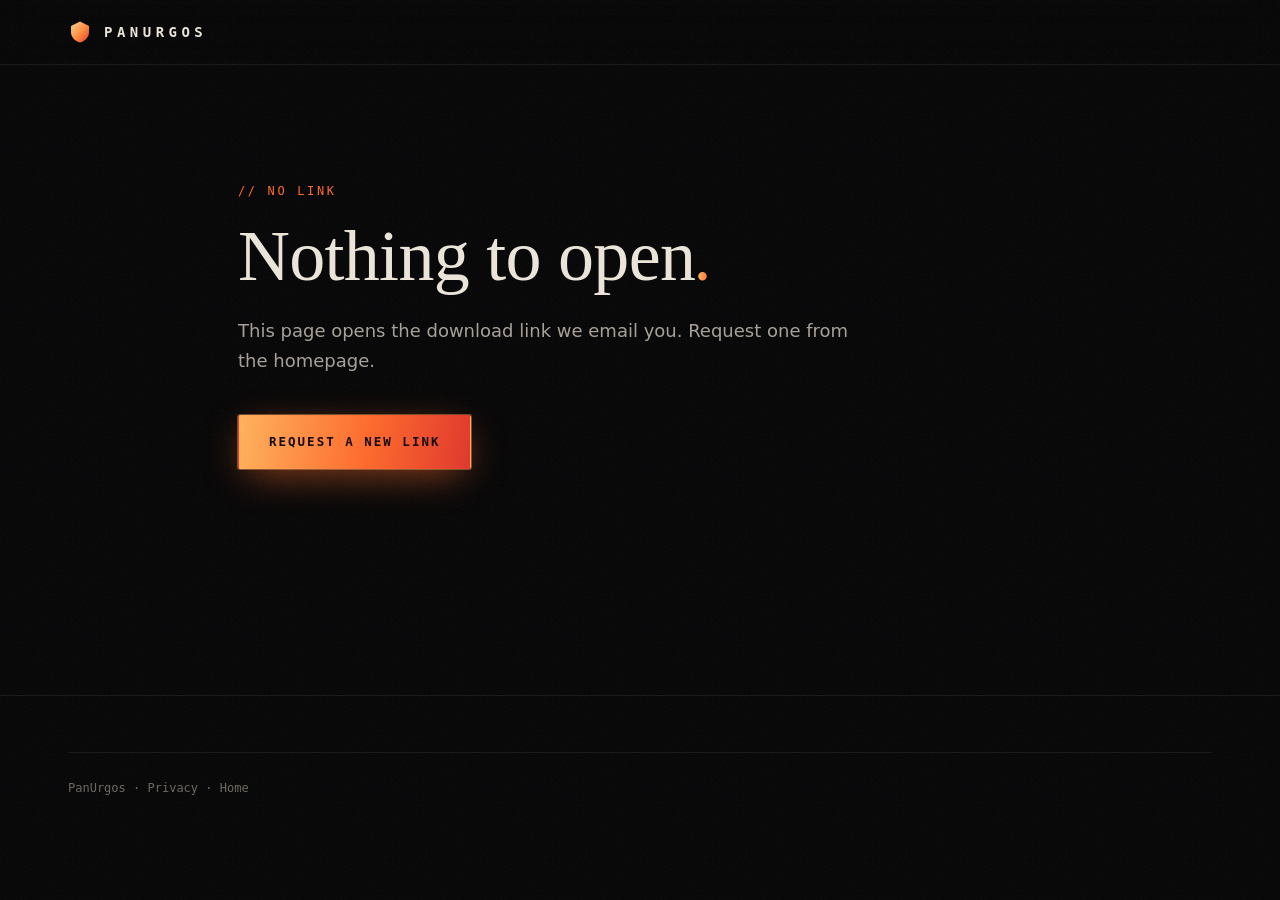
<file: download/index.html>
<!doctype html>
<html lang="en">
<head>
  <meta charset="utf-8">
  <meta name="viewport" content="width=device-width, initial-scale=1">
  <title>Download — PanUrgos</title>
  <meta name="robots" content="noindex">
  <meta name="referrer" content="no-referrer">
  <meta name="theme-color" content="#050506">
  <link rel="icon" type="image/png" href="../assets/icon.png">
  <meta http-equiv="Content-Security-Policy" content="default-src 'self'; img-src 'self' data:; style-src 'self' 'unsafe-inline'; script-src 'self'; connect-src 'self' http://127.0.0.1:8787 https://panurgos-api.panurgos-download-api.workers.dev; base-uri 'self'; form-action 'none'">
  <link rel="stylesheet" href="../styles.css">
</head>
<body>
  <header class="nav scrolled">
    <div class="wrap nav-in">
      <a class="brand" href="../" aria-label="PanUrgos home">
        <svg viewBox="0 0 32 32" width="24" height="24" aria-hidden="true"><defs><linearGradient id="lg" x1="0" y1="0" x2="1" y2="1"><stop offset="0" stop-color="#f3d58f"/><stop offset=".55" stop-color="#ff8a3d"/><stop offset="1" stop-color="#e2362b"/></linearGradient></defs><path d="M16 2 4 8v8c0 7 5.2 12.4 12 14 6.8-1.6 12-7 12-14V8L16 2z" fill="url(#lg)"/><path d="M16 9a7 7 0 1 0 0 14 5.2 5.2 0 0 1 0-14z" fill="#050506"/></svg>
        <span>PANURGOS</span>
      </a>
    </div>
  </header>

  <main class="page">
    <div class="wrap narrow" id="state" aria-live="polite">
      <p class="label">// VERIFYING</p>
      <h1>Checking your link<span class="fire">…</span></h1>
      <p class="page-lede"><span class="spinner" aria-hidden="true"></span>One moment.</p>
    </div>
  </main>

  <footer class="foot">
    <div class="wrap foot-in">
      <p class="foot-note">PanUrgos · <a href="../privacy/">Privacy</a> · <a href="../">Home</a></p>
    </div>
  </footer>

  <script src="../config.js"></script>
  <script src="download.js"></script>
</body>
</html>
</file>
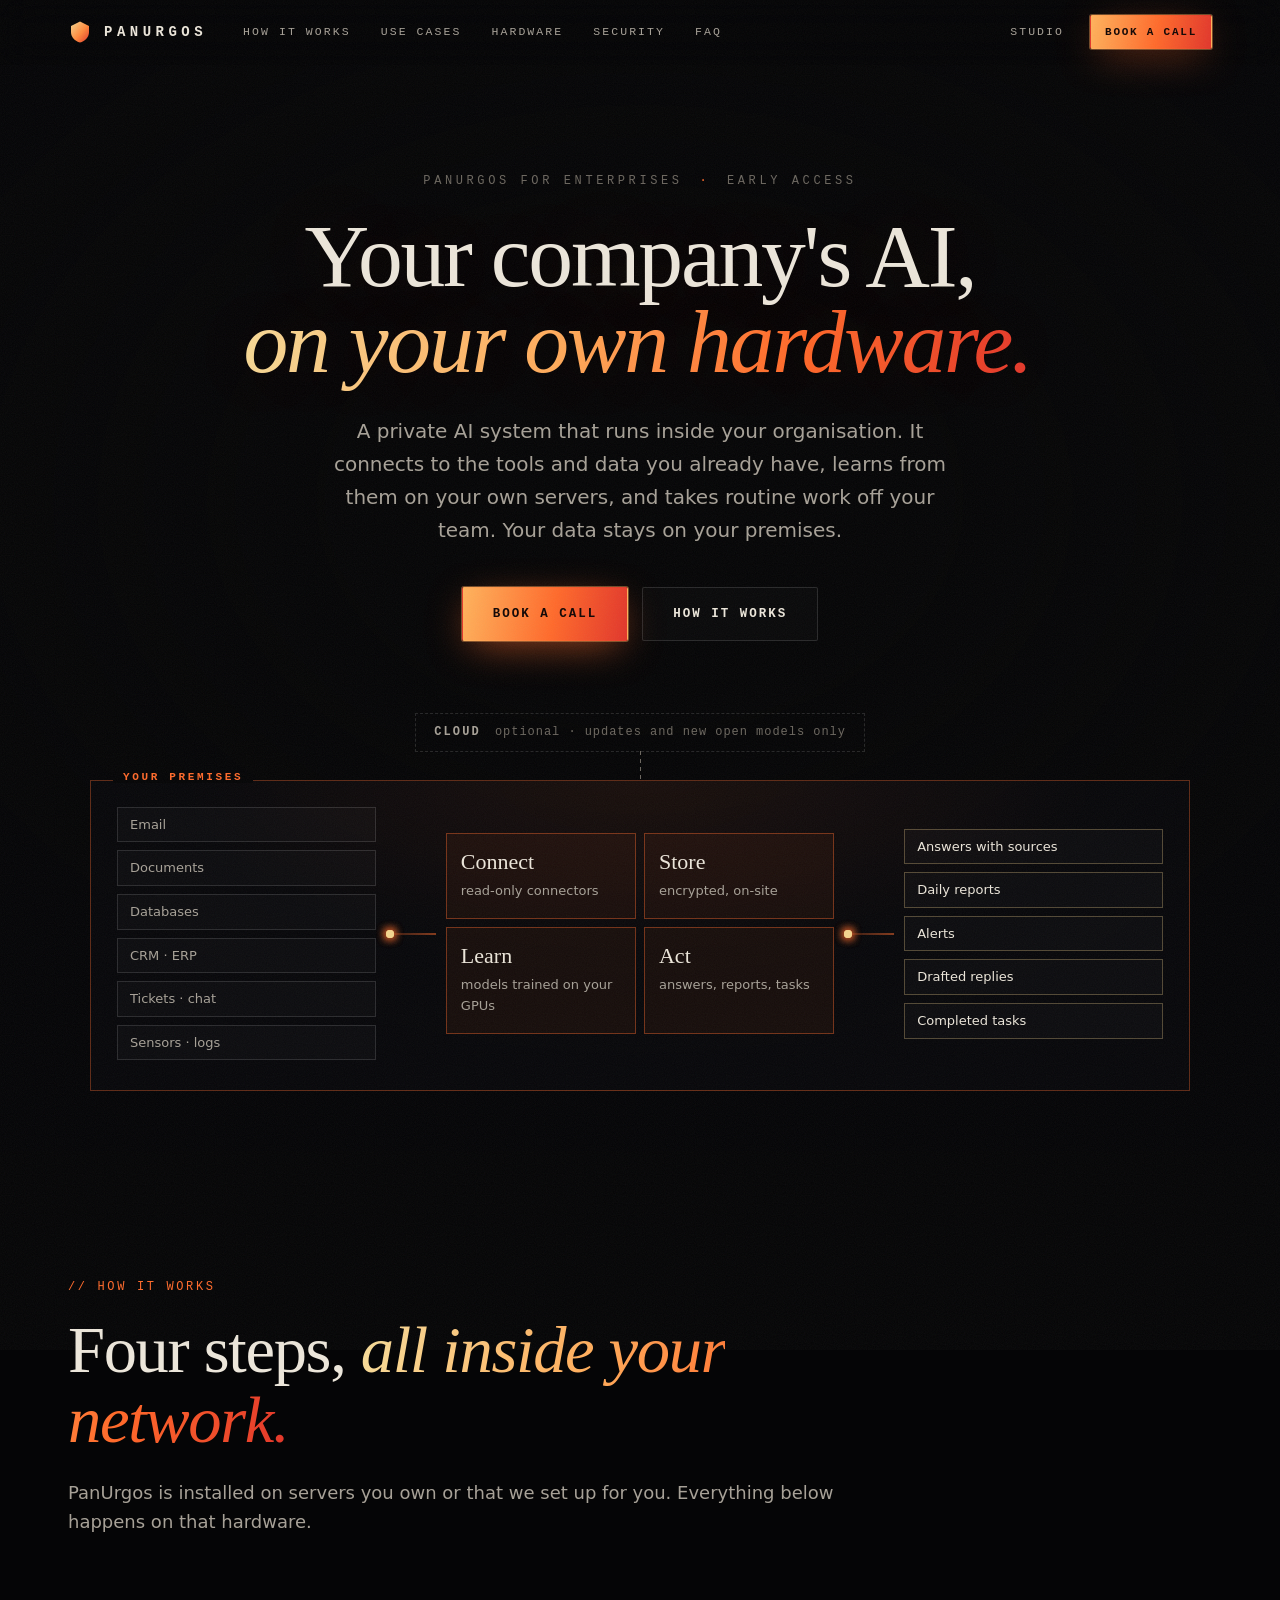
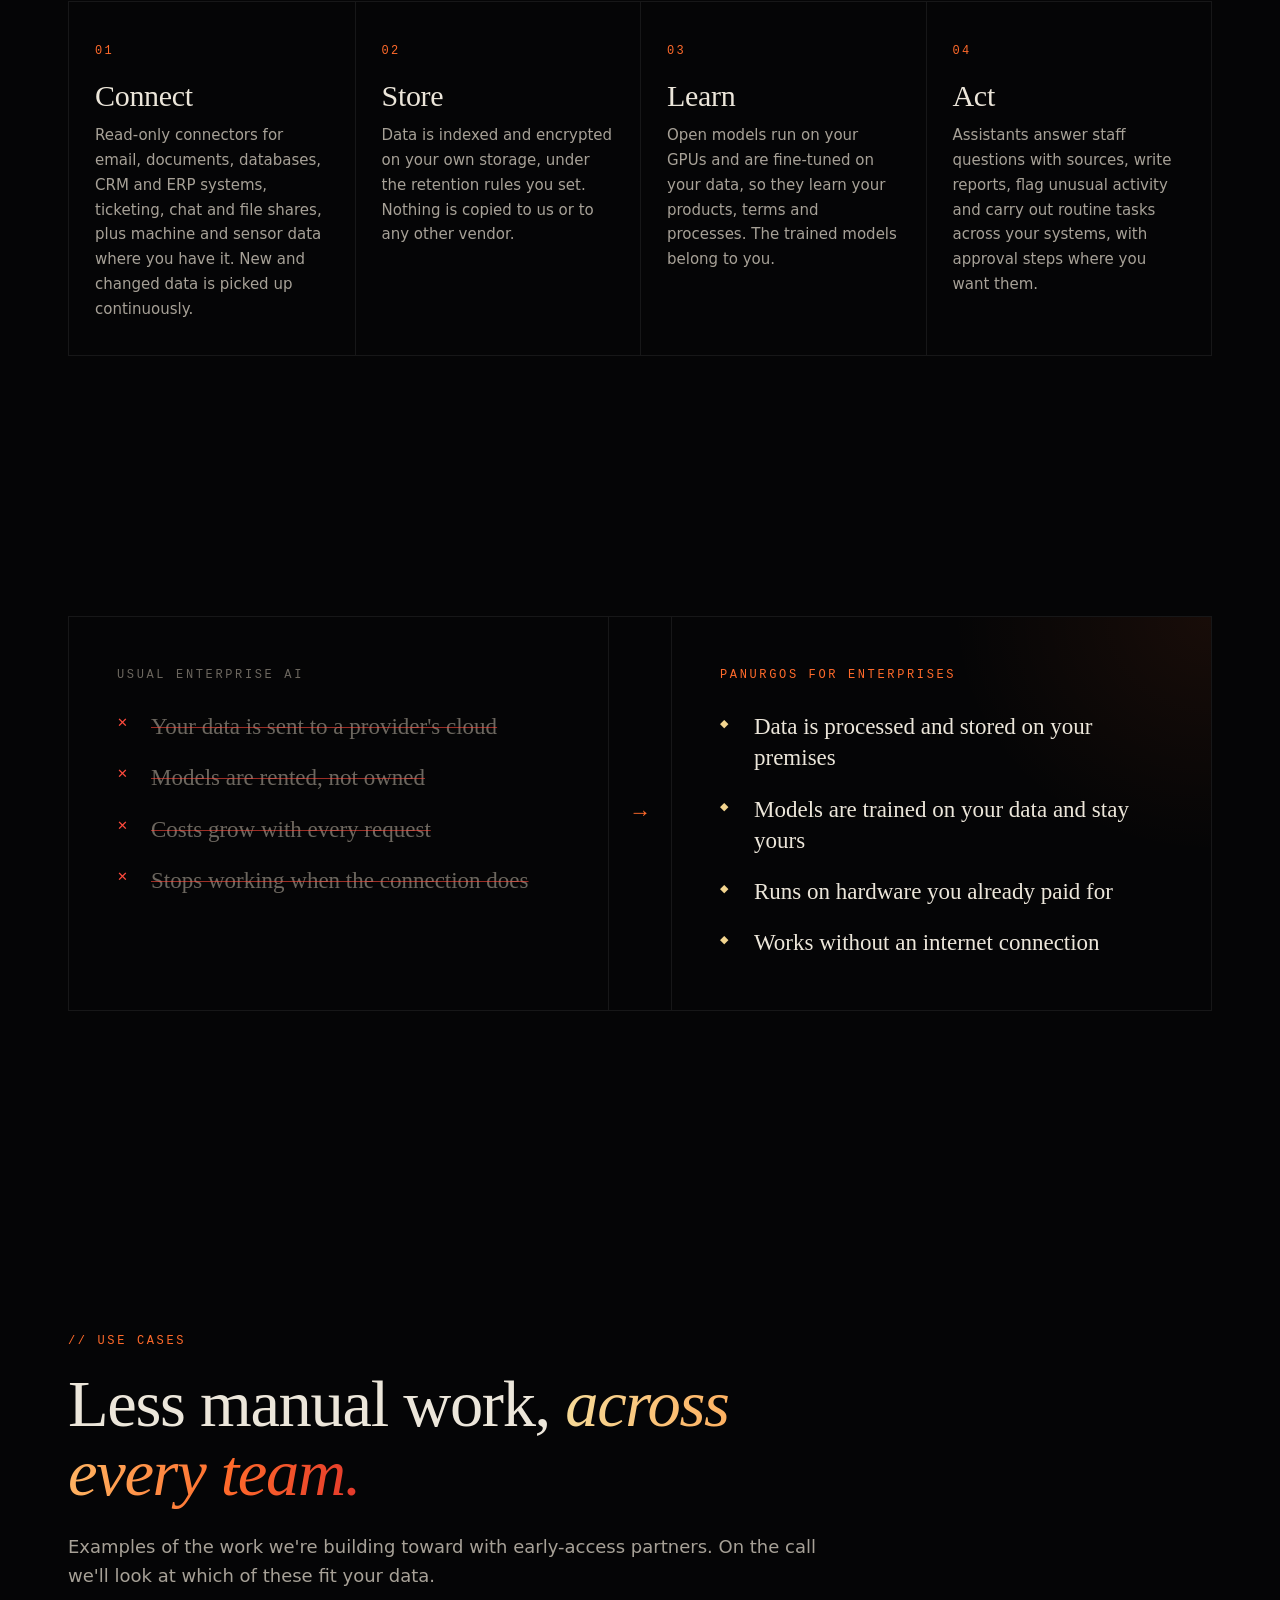
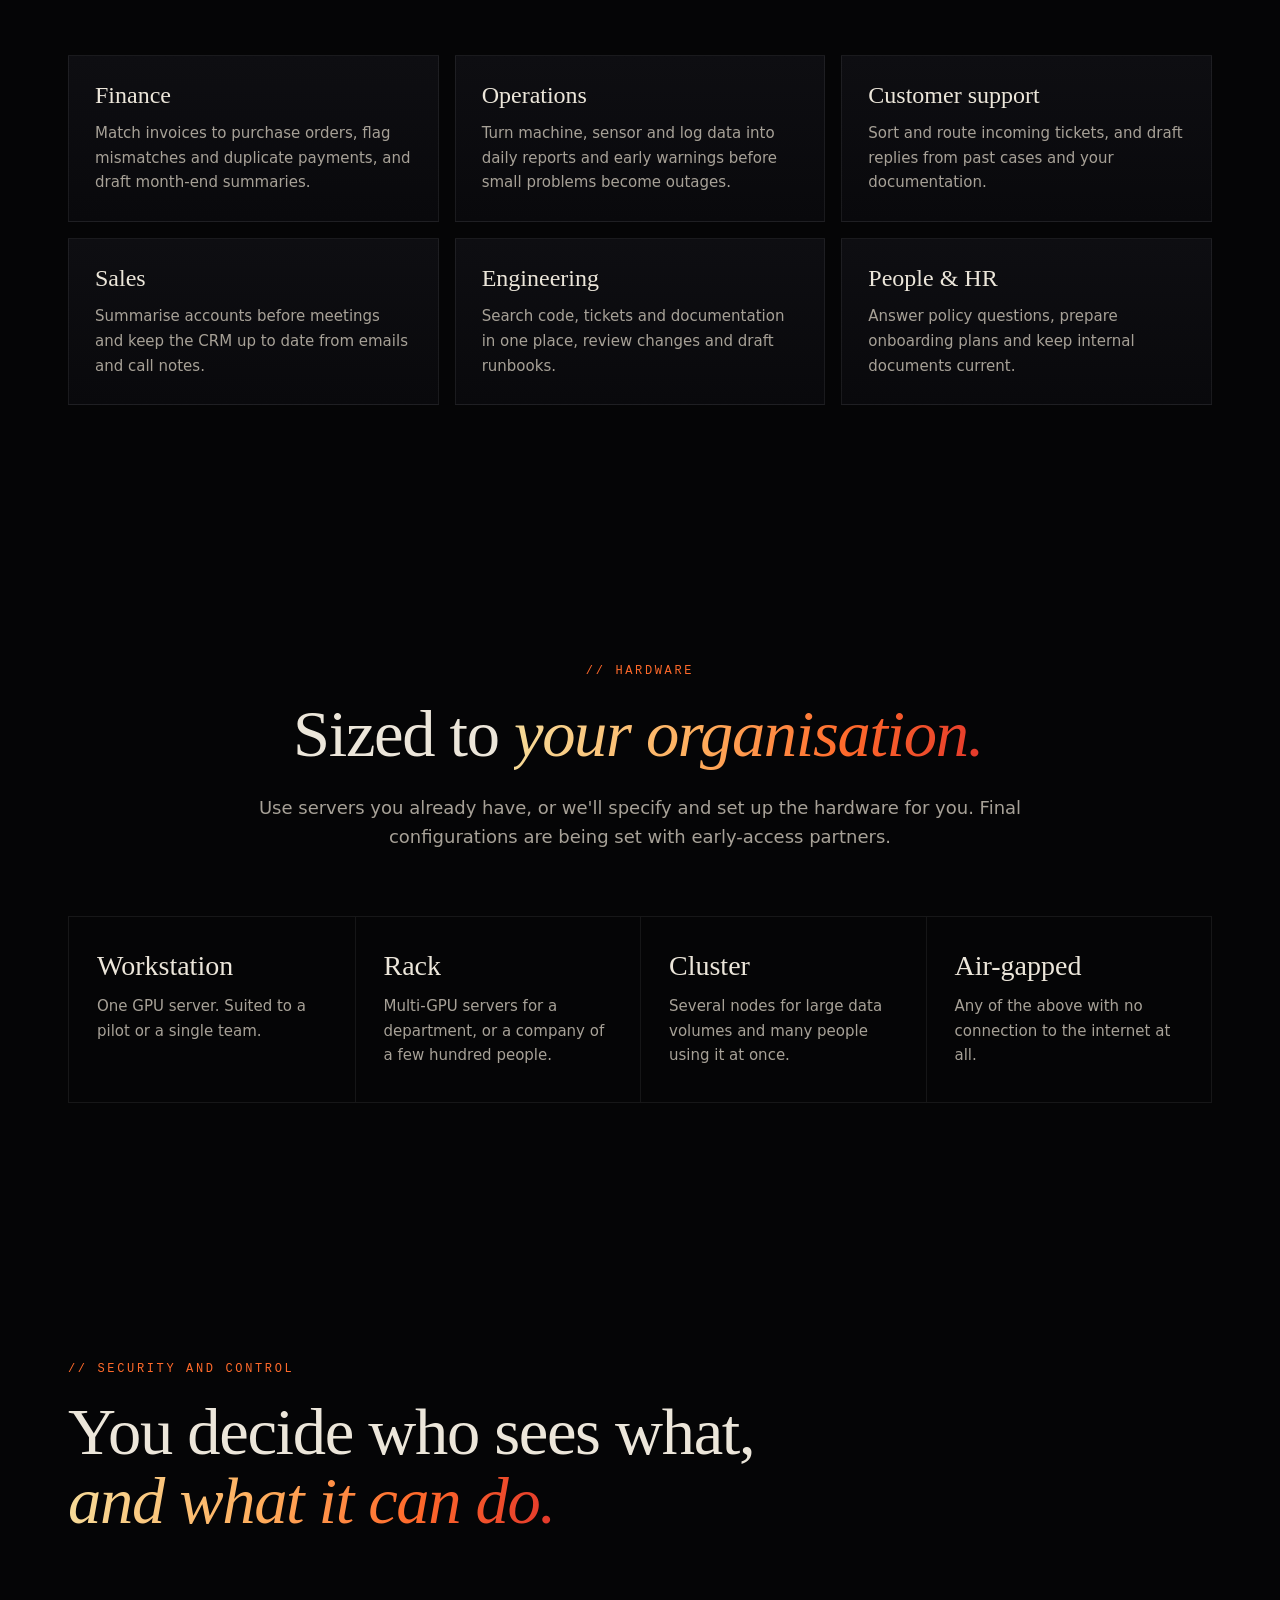
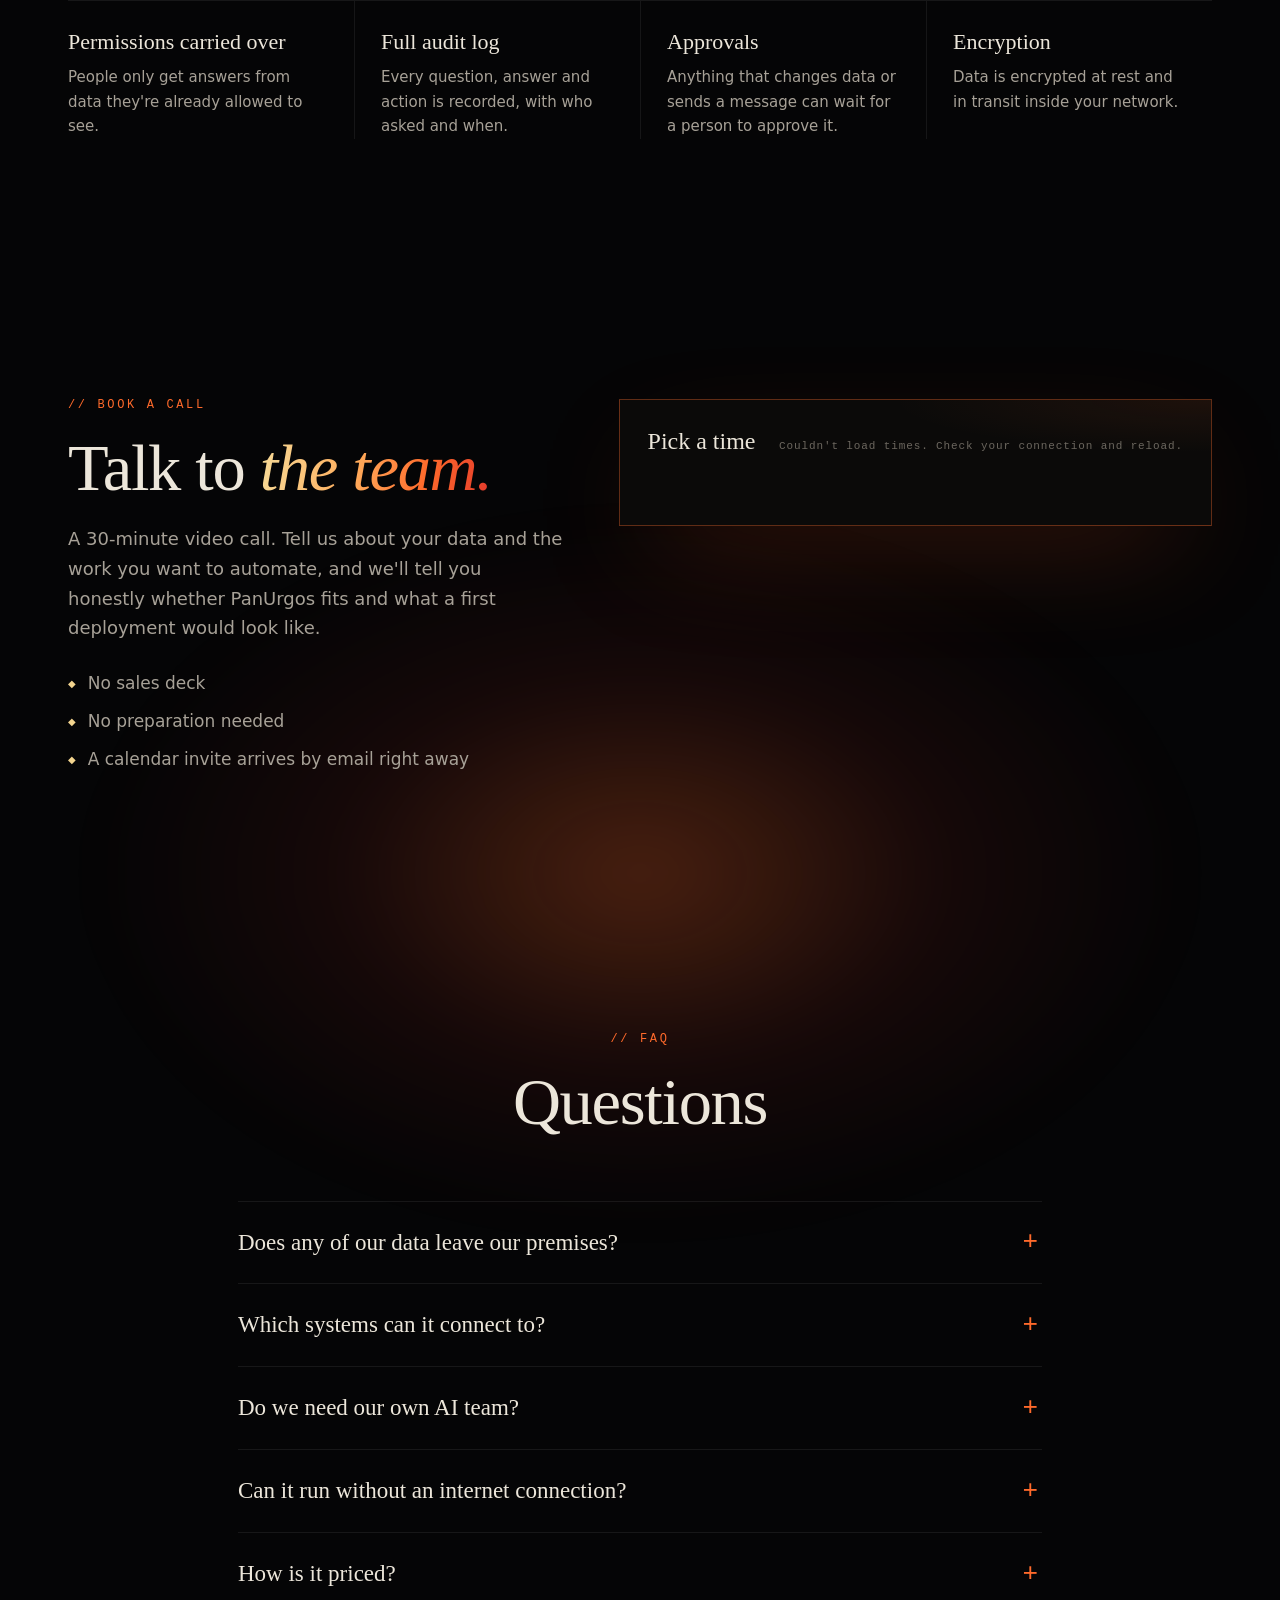
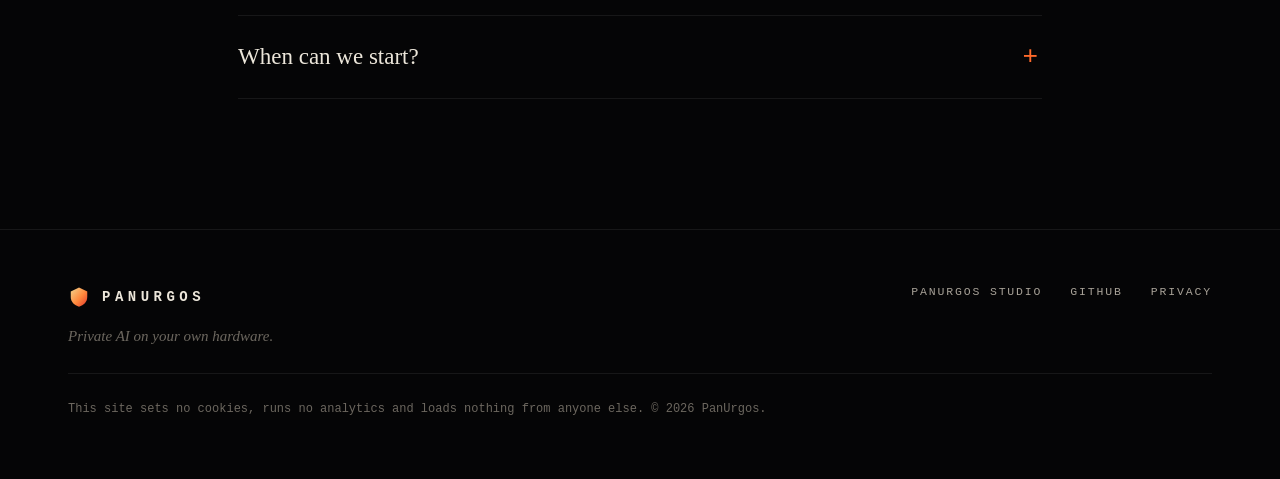
<file: enterprise/index.html>
<!doctype html>
<html lang="en">
<head>
  <meta charset="utf-8">
  <meta name="viewport" content="width=device-width, initial-scale=1">
  <title>PanUrgos for Enterprises — Private AI on your own hardware</title>
  <meta name="description" content="A private AI system that runs inside your organisation: it connects to your data, learns from it on your own servers, and handles routine work. Your data stays on your premises. Book a call.">
  <meta name="theme-color" content="#050506">
  <link rel="canonical" href="https://panurgos.com/enterprise/">
  <link rel="icon" type="image/png" href="../assets/icon.png">
  <meta property="og:type" content="website">
  <meta property="og:url" content="https://panurgos.com/enterprise/">
  <meta property="og:title" content="PanUrgos for Enterprises — Private AI on your own hardware">
  <meta property="og:description" content="Connects to your data, learns from it on your own servers, and handles routine work. Your data stays on your premises.">
  <meta property="og:image" content="https://panurgos.com/assets/og.png">
  <meta name="twitter:card" content="summary_large_image">
  <meta http-equiv="Content-Security-Policy" content="default-src 'self'; img-src 'self' data:; style-src 'self' 'unsafe-inline'; script-src 'self'; connect-src 'self' http://127.0.0.1:8787 https://panurgos-api.panurgos-download-api.workers.dev; base-uri 'self'; form-action 'none'">
  <link rel="stylesheet" href="../styles.css">
</head>
<body class="ent">
  <a class="skip" href="#main">Skip to content</a>

  <header class="nav" id="nav">
    <div class="wrap nav-in">
      <a class="brand" href="../" aria-label="PanUrgos home">
        <svg viewBox="0 0 32 32" width="24" height="24" aria-hidden="true"><defs><linearGradient id="lg" x1="0" y1="0" x2="1" y2="1"><stop offset="0" stop-color="#f3d58f"/><stop offset=".55" stop-color="#ff8a3d"/><stop offset="1" stop-color="#e2362b"/></linearGradient></defs><path d="M16 2 4 8v8c0 7 5.2 12.4 12 14 6.8-1.6 12-7 12-14V8L16 2z" fill="url(#lg)"/><path d="M16 9a7 7 0 1 0 0 14 5.2 5.2 0 0 1 0-14z" fill="#050506"/></svg>
        <span>PANURGOS</span>
      </a>
      <nav class="links" aria-label="Main">
        <a href="#how">How it works</a>
        <a href="#uses">Use cases</a>
        <a href="#hardware">Hardware</a>
        <a href="#security">Security</a>
        <a href="#faq">FAQ</a>
      </nav>
      <div class="nav-cta">
        <a class="icon-link nav-text" href="../">Studio</a>
        <a class="btn btn-sm btn-fire" href="#book">Book a call</a>
      </div>
    </div>
  </header>

  <main id="main">
    <!-- ============================================================ HERO -->
    <section class="hero ent-hero" id="top">
      <canvas class="embers" id="embers" aria-hidden="true"></canvas>
      <div class="hero-vignette" aria-hidden="true"></div>
      <div class="wrap hero-in">
        <p class="kicker reveal">PanUrgos for Enterprises <span class="sep">·</span> early access</p>
        <h1 class="reveal">Your company's AI,<br><span class="fire">on your own hardware.</span></h1>
        <p class="lede reveal">A private AI system that runs inside your organisation. It connects to the tools and data you already have, learns from them on your own servers, and takes routine work off your team. Your data stays on your premises.</p>
        <div class="cta-row reveal">
          <a class="btn btn-fire btn-lg" href="#book">Book a call</a>
          <a class="btn btn-ghost btn-lg" href="#how">How it works</a>
        </div>

        <!-- Pipeline: sources -> your building (connect, store, learn, act) -> outcomes; cloud optional and gated -->
        <figure class="pipe reveal" aria-label="Diagram: your data sources flow into PanUrgos inside your building, which produces answers, reports and completed tasks. The cloud connection is optional and limited to updates.">
          <div class="pipe-cloud"><b>Cloud</b><span>optional · updates and new open models only</span><i class="pipe-gate" aria-hidden="true"></i></div>
          <div class="pipe-building">
            <p class="pipe-cap">YOUR PREMISES</p>
            <div class="pipe-row">
              <ul class="pipe-col pipe-src" aria-label="Sources">
                <li>Email</li><li>Documents</li><li>Databases</li><li>CRM · ERP</li><li>Tickets · chat</li><li>Sensors · logs</li>
              </ul>
              <div class="pipe-flow" aria-hidden="true"><i></i><i></i><i></i></div>
              <ol class="pipe-core" aria-label="Inside PanUrgos">
                <li><b>Connect</b><span>read-only connectors</span></li>
                <li><b>Store</b><span>encrypted, on-site</span></li>
                <li><b>Learn</b><span>models trained on your GPUs</span></li>
                <li><b>Act</b><span>answers, reports, tasks</span></li>
              </ol>
              <div class="pipe-flow" aria-hidden="true"><i></i><i></i><i></i></div>
              <ul class="pipe-col pipe-out" aria-label="Results">
                <li>Answers with sources</li><li>Daily reports</li><li>Alerts</li><li>Drafted replies</li><li>Completed tasks</li>
              </ul>
            </div>
          </div>
        </figure>
      </div>
    </section>

    <!-- ============================================================ HOW IT WORKS -->
    <section class="section" id="how">
      <div class="wrap">
        <header class="sec-head reveal">
          <p class="label">// HOW IT WORKS</p>
          <h2>Four steps, <span class="fire">all inside your network.</span></h2>
          <p>PanUrgos is installed on servers you own or that we set up for you. Everything below happens on that hardware.</p>
        </header>
        <div class="steps reveal">
          <article class="step"><span class="step-n">01</span><h3>Connect</h3><p>Read-only connectors for email, documents, databases, CRM and ERP systems, ticketing, chat and file shares, plus machine and sensor data where you have it. New and changed data is picked up continuously.</p></article>
          <article class="step"><span class="step-n">02</span><h3>Store</h3><p>Data is indexed and encrypted on your own storage, under the retention rules you set. Nothing is copied to us or to any other vendor.</p></article>
          <article class="step"><span class="step-n">03</span><h3>Learn</h3><p>Open models run on your GPUs and are fine-tuned on your data, so they learn your products, terms and processes. The trained models belong to you.</p></article>
          <article class="step"><span class="step-n">04</span><h3>Act</h3><p>Assistants answer staff questions with sources, write reports, flag unusual activity and carry out routine tasks across your systems, with approval steps where you want them.</p></article>
        </div>
      </div>
    </section>

    <!-- ============================================================ CLOUD -->
    <section class="section ent-cloud" id="cloud">
      <div class="wrap">
        <div class="versus reveal">
          <div class="vs-col old">
            <p class="label">USUAL ENTERPRISE AI</p>
            <ul>
              <li>Your data is sent to a provider's cloud</li>
              <li>Models are rented, not owned</li>
              <li>Costs grow with every request</li>
              <li>Stops working when the connection does</li>
            </ul>
          </div>
          <div class="vs-mid" aria-hidden="true"><span>→</span></div>
          <div class="vs-col new">
            <p class="label">PANURGOS FOR ENTERPRISES</p>
            <ul>
              <li>Data is processed and stored on your premises</li>
              <li>Models are trained on your data and stay yours</li>
              <li>Runs on hardware you already paid for</li>
              <li>Works without an internet connection</li>
            </ul>
          </div>
        </div>
        <p class="footnote reveal">The cloud is optional. If you allow it, PanUrgos can fetch software updates and new open models. Each request is listed in the audit log, and none of them contain your business data.</p>
      </div>
    </section>

    <!-- ============================================================ USE CASES -->
    <section class="section" id="uses">
      <div class="wrap">
        <header class="sec-head reveal">
          <p class="label">// USE CASES</p>
          <h2>Less manual work, <span class="fire">across every team.</span></h2>
          <p>Examples of the work we're building toward with early-access partners. On the call we'll look at which of these fit your data.</p>
        </header>
        <div class="cases reveal">
          <article class="case"><b>Finance</b><p>Match invoices to purchase orders, flag mismatches and duplicate payments, and draft month-end summaries.</p></article>
          <article class="case"><b>Operations</b><p>Turn machine, sensor and log data into daily reports and early warnings before small problems become outages.</p></article>
          <article class="case"><b>Customer support</b><p>Sort and route incoming tickets, and draft replies from past cases and your documentation.</p></article>
          <article class="case"><b>Sales</b><p>Summarise accounts before meetings and keep the CRM up to date from emails and call notes.</p></article>
          <article class="case"><b>Engineering</b><p>Search code, tickets and documentation in one place, review changes and draft runbooks.</p></article>
          <article class="case"><b>People &amp; HR</b><p>Answer policy questions, prepare onboarding plans and keep internal documents current.</p></article>
        </div>
      </div>
    </section>

    <!-- ============================================================ HARDWARE -->
    <section class="section" id="hardware">
      <div class="wrap">
        <header class="sec-head center reveal">
          <p class="label">// HARDWARE</p>
          <h2>Sized to <span class="fire">your organisation.</span></h2>
          <p>Use servers you already have, or we'll specify and set up the hardware for you. Final configurations are being set with early-access partners.</p>
        </header>
        <div class="hw tiers reveal">
          <div class="hw-item"><b>Workstation</b><span>One GPU server. Suited to a pilot or a single team.</span></div>
          <div class="hw-item"><b>Rack</b><span>Multi-GPU servers for a department, or a company of a few hundred people.</span></div>
          <div class="hw-item"><b>Cluster</b><span>Several nodes for large data volumes and many people using it at once.</span></div>
          <div class="hw-item"><b>Air-gapped</b><span>Any of the above with no connection to the internet at all.</span></div>
        </div>
      </div>
    </section>

    <!-- ============================================================ SECURITY -->
    <section class="section" id="security">
      <div class="wrap">
        <header class="sec-head reveal">
          <p class="label">// SECURITY AND CONTROL</p>
          <h2>You decide who sees what, <span class="fire">and what it can do.</span></h2>
        </header>
        <div class="feats sec-grid reveal">
          <div class="feat"><b>Permissions carried over</b><span>People only get answers from data they're already allowed to see.</span></div>
          <div class="feat"><b>Full audit log</b><span>Every question, answer and action is recorded, with who asked and when.</span></div>
          <div class="feat"><b>Approvals</b><span>Anything that changes data or sends a message can wait for a person to approve it.</span></div>
          <div class="feat"><b>Encryption</b><span>Data is encrypted at rest and in transit inside your network.</span></div>
        </div>
      </div>
    </section>

    <!-- ============================================================ BOOK A CALL -->
    <section class="section book" id="book">
      <div class="rise" aria-hidden="true"></div>
      <div class="wrap book-in">
        <div class="book-copy reveal">
          <p class="label">// BOOK A CALL</p>
          <h2>Talk to <span class="fire">the team.</span></h2>
          <p>A 30-minute video call. Tell us about your data and the work you want to automate, and we'll tell you honestly whether PanUrgos fits and what a first deployment would look like.</p>
          <ul class="ticks-plain">
            <li>No sales deck</li>
            <li>No preparation needed</li>
            <li>A calendar invite arrives by email right away</li>
          </ul>
        </div>

        <div class="booker reveal" id="booker">
          <div class="booker-step" id="bk-when">
            <div class="booker-head"><b>Pick a time</b><span id="bk-tz">Loading times…</span></div>
            <div class="days" id="bk-days" role="listbox" aria-label="Day"></div>
            <div class="times" id="bk-times" role="listbox" aria-label="Time"></div>
            <p class="booker-empty" id="bk-empty" hidden>No times are open right now. Please check back soon.</p>
          </div>

          <form class="booker-step" id="bk-form" novalidate hidden>
            <button class="booker-back" type="button" id="bk-back">← Change time</button>
            <p class="booker-picked" id="bk-picked"></p>
            <label class="fld"><span>Name</span><input id="bk-name" autocomplete="name" maxlength="100" required></label>
            <label class="fld"><span>Work email</span><input id="bk-email" type="email" autocomplete="email" inputmode="email" maxlength="254" required></label>
            <label class="fld"><span>Company</span><input id="bk-company" autocomplete="organization" maxlength="120" required></label>
            <label class="fld"><span>Company size</span>
              <select id="bk-size">
                <option value="">Choose…</option><option>1-50</option><option>51-250</option><option>251-1000</option><option>1001-5000</option><option>5000+</option>
              </select>
            </label>
            <label class="fld"><span>What would you like to automate? <i>(optional)</i></span><textarea id="bk-topic" rows="3" maxlength="1500" placeholder="For example: matching invoices, sorting support tickets, reports from sensor data"></textarea></label>
            <label class="chk"><input type="checkbox" id="bk-consent"><span>I agree to the <a href="../privacy/" target="_blank" rel="noopener">privacy terms</a>: my details are used only to arrange and hold this call.</span></label>
            <button class="btn btn-fire btn-lg booker-go" type="submit" id="bk-submit">Book the call</button>
            <p class="dlg-msg" id="bk-msg" role="alert"></p>
          </form>

          <div class="booker-step booker-done" id="bk-done" hidden>
            <p class="label">// BOOKED</p>
            <h3>See you then.</h3>
            <p id="bk-done-text"></p>
          </div>
        </div>
      </div>
    </section>

    <!-- ============================================================ FAQ -->
    <section class="section" id="faq">
      <div class="wrap narrow">
        <header class="sec-head center reveal">
          <p class="label">// FAQ</p>
          <h2>Questions</h2>
        </header>
        <div class="faq reveal">
          <details>
            <summary>Does any of our data leave our premises?</summary>
            <p>No. Data is collected, stored, processed and used for training on your own hardware. The only optional outside connections are software updates and new open models, which you can switch off entirely.</p>
          </details>
          <details>
            <summary>Which systems can it connect to?</summary>
            <p>Common ones such as email, file shares, document stores, databases, CRM, ERP and ticketing tools, plus custom systems through their APIs or databases. On the call we'll go through yours.</p>
          </details>
          <details>
            <summary>Do we need our own AI team?</summary>
            <p>No. We install it, connect your systems and set up the first models with you. Your IT team looks after the hardware like any other server.</p>
          </details>
          <details>
            <summary>Can it run without an internet connection?</summary>
            <p>Yes. It can run fully air-gapped. Updates can then be applied from approved offline media.</p>
          </details>
          <details>
            <summary>How is it priced?</summary>
            <p>Pricing is set per deployment, based on its size and the hardware involved. Early-access partners help shape it, and we'll discuss it on the call.</p>
          </details>
          <details>
            <summary>When can we start?</summary>
            <p>PanUrgos for Enterprises is in early access now. Book a call to talk about a pilot.</p>
          </details>
        </div>
      </div>
    </section>
  </main>

  <footer class="foot">
    <div class="wrap foot-in">
      <div class="foot-brand">
        <a class="brand" href="../">
          <svg viewBox="0 0 32 32" width="22" height="22" aria-hidden="true"><path d="M16 2 4 8v8c0 7 5.2 12.4 12 14 6.8-1.6 12-7 12-14V8L16 2z" fill="url(#lg)"/><path d="M16 9a7 7 0 1 0 0 14 5.2 5.2 0 0 1 0-14z" fill="#050506"/></svg>
          <span>PANURGOS</span>
        </a>
        <p>Private AI on your own hardware.</p>
      </div>
      <nav class="foot-links" aria-label="Footer">
        <a href="../">PanUrgos Studio</a>
        <a href="https://github.com/notpriyanshu/PanUrgos">GitHub</a>
        <a href="../privacy/">Privacy</a>
        <a data-link="instagram" href="#" hidden>Instagram</a>
        <a data-link="email" href="#" hidden>Contact</a>
      </nav>
      <p class="foot-note">This site sets no cookies, runs no analytics and loads nothing from anyone else. © <span data-year>2026</span> PanUrgos.</p>
    </div>
  </footer>

  <script src="../config.js"></script>
  <script src="../main.js"></script>
  <script src="enterprise.js"></script>
</body>
</html>
</file>
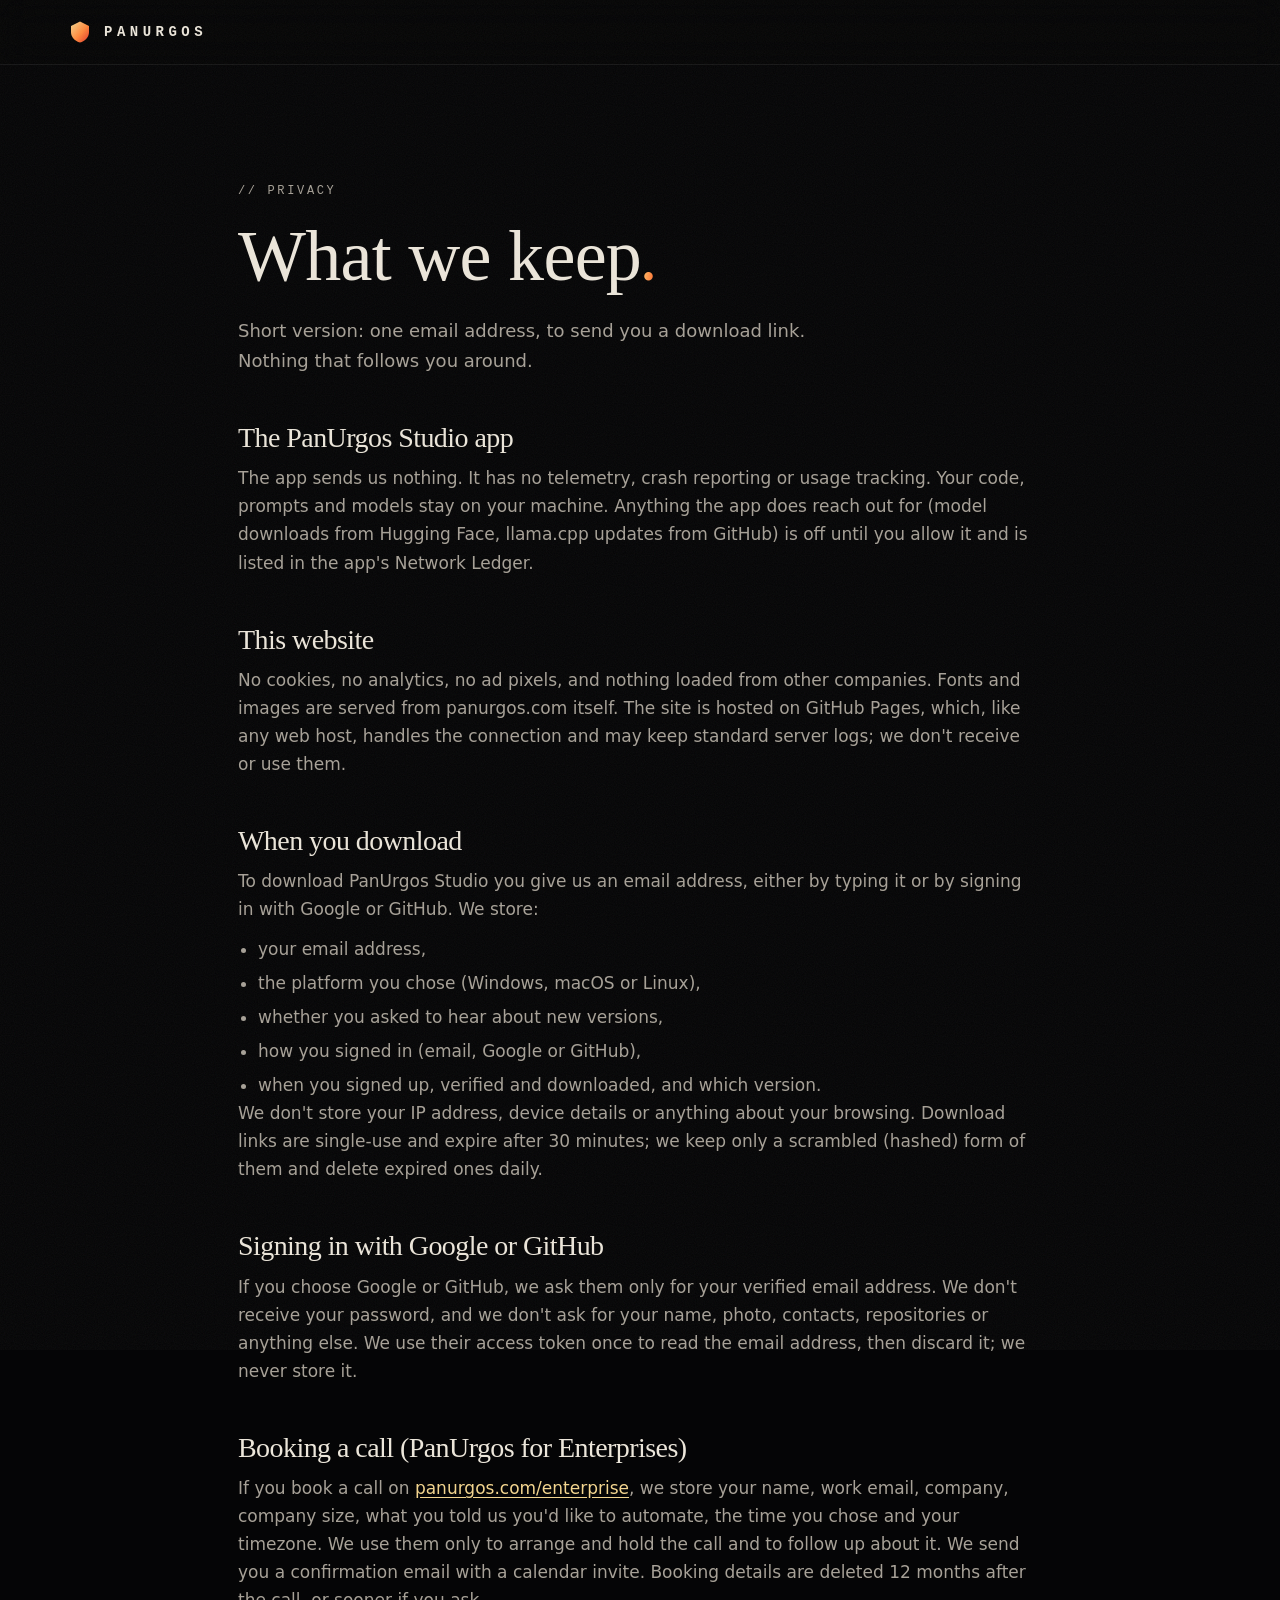
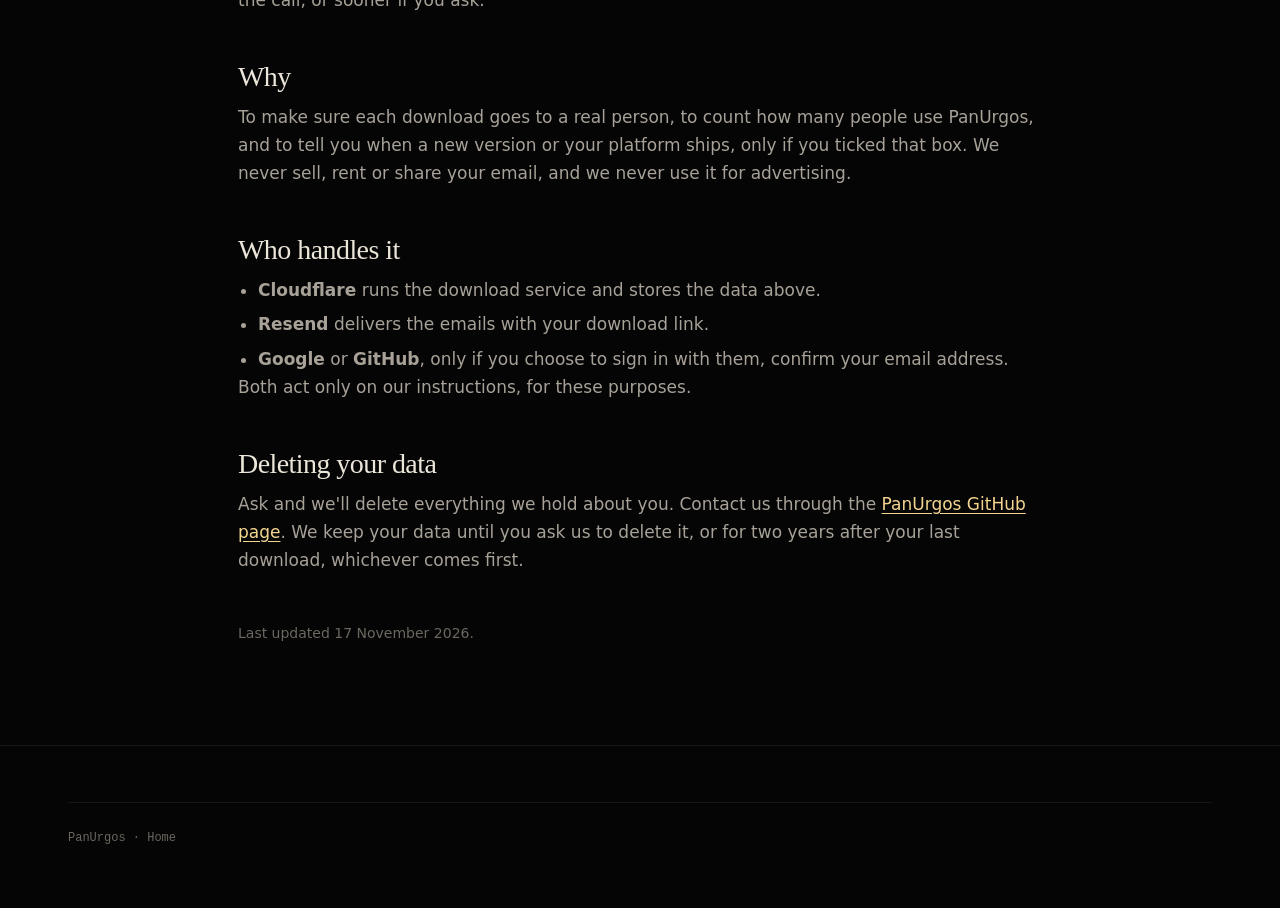
<file: privacy/index.html>
<!doctype html>
<html lang="en">
<head>
  <meta charset="utf-8">
  <meta name="viewport" content="width=device-width, initial-scale=1">
  <title>Privacy — PanUrgos</title>
  <meta name="description" content="What PanUrgos collects when you download it, why, and how to have it deleted.">
  <meta name="theme-color" content="#050506">
  <link rel="icon" type="image/png" href="../assets/icon.png">
  <meta http-equiv="Content-Security-Policy" content="default-src 'self'; img-src 'self' data:; style-src 'self' 'unsafe-inline'; script-src 'self'; connect-src 'none'; base-uri 'self'; form-action 'none'">
  <link rel="stylesheet" href="../styles.css">
</head>
<body>
  <header class="nav scrolled">
    <div class="wrap nav-in">
      <a class="brand" href="../" aria-label="PanUrgos home">
        <svg viewBox="0 0 32 32" width="24" height="24" aria-hidden="true"><defs><linearGradient id="lg" x1="0" y1="0" x2="1" y2="1"><stop offset="0" stop-color="#f3d58f"/><stop offset=".55" stop-color="#ff8a3d"/><stop offset="1" stop-color="#e2362b"/></linearGradient></defs><path d="M16 2 4 8v8c0 7 5.2 12.4 12 14 6.8-1.6 12-7 12-14V8L16 2z" fill="url(#lg)"/><path d="M16 9a7 7 0 1 0 0 14 5.2 5.2 0 0 1 0-14z" fill="#050506"/></svg>
        <span>PANURGOS</span>
      </a>
    </div>
  </header>

  <main class="page">
    <div class="wrap narrow prose">
      <p class="label">// PRIVACY</p>
      <h1>What we keep<span class="fire">.</span></h1>
      <p class="page-lede">Short version: one email address, to send you a download link. Nothing that follows you around.</p>

      <h2>The PanUrgos Studio app</h2>
      <p>The app sends us nothing. It has no telemetry, crash reporting or usage tracking. Your code, prompts and models stay on your machine. Anything the app does reach out for (model downloads from Hugging Face, llama.cpp updates from GitHub) is off until you allow it and is listed in the app's Network Ledger.</p>

      <h2>This website</h2>
      <p>No cookies, no analytics, no ad pixels, and nothing loaded from other companies. Fonts and images are served from panurgos.com itself. The site is hosted on GitHub Pages, which, like any web host, handles the connection and may keep standard server logs; we don't receive or use them.</p>

      <h2>When you download</h2>
      <p>To download PanUrgos Studio you give us an email address, either by typing it or by signing in with Google or GitHub. We store:</p>
      <ul>
        <li>your email address,</li>
        <li>the platform you chose (Windows, macOS or Linux),</li>
        <li>whether you asked to hear about new versions,</li>
        <li>how you signed in (email, Google or GitHub),</li>
        <li>when you signed up, verified and downloaded, and which version.</li>
      </ul>
      <p>We don't store your IP address, device details or anything about your browsing. Download links are single-use and expire after 30 minutes; we keep only a scrambled (hashed) form of them and delete expired ones daily.</p>

      <h2>Signing in with Google or GitHub</h2>
      <p>If you choose Google or GitHub, we ask them only for your verified email address. We don't receive your password, and we don't ask for your name, photo, contacts, repositories or anything else. We use their access token once to read the email address, then discard it; we never store it.</p>

      <h2>Booking a call (PanUrgos for Enterprises)</h2>
      <p>If you book a call on <a href="../enterprise/">panurgos.com/enterprise</a>, we store your name, work email, company, company size, what you told us you'd like to automate, the time you chose and your timezone. We use them only to arrange and hold the call and to follow up about it. We send you a confirmation email with a calendar invite. Booking details are deleted 12 months after the call, or sooner if you ask.</p>

      <h2>Why</h2>
      <p>To make sure each download goes to a real person, to count how many people use PanUrgos, and to tell you when a new version or your platform ships, only if you ticked that box. We never sell, rent or share your email, and we never use it for advertising.</p>

      <h2>Who handles it</h2>
      <ul>
        <li><b>Cloudflare</b> runs the download service and stores the data above.</li>
        <li><b>Resend</b> delivers the emails with your download link.</li>
        <li><b>Google</b> or <b>GitHub</b>, only if you choose to sign in with them, confirm your email address.</li>
      </ul>
      <p>Both act only on our instructions, for these purposes.</p>

      <h2>Deleting your data</h2>
      <p>Ask and we'll delete everything we hold about you. <span data-contact>Email <a data-link="email" href="#">us</a>.</span><span data-contact-fallback>Contact us through the <a href="https://github.com/notpriyanshu/PanUrgos">PanUrgos GitHub page</a>.</span> We keep your data until you ask us to delete it, or for two years after your last download, whichever comes first.</p>

      <p style="margin-top:48px;color:var(--fg-3);font-size:14px">Last updated 17 November 2026.</p>
    </div>
  </main>

  <footer class="foot">
    <div class="wrap foot-in">
      <p class="foot-note">PanUrgos · <a href="../">Home</a></p>
    </div>
  </footer>

  <script src="../config.js"></script>
  <script src="privacy.js"></script>
</body>
</html>
</file>
<file: styles.css>
/* PanUrgos — panurgos.com. Void black, ember gold, a cold blue threshold. System faces only: no font requests. */
:root {
  --void: #050506;
  --ink: #09090c;
  --ink-2: #0e0e12;
  --ink-3: #15151b;
  --line: rgba(255, 255, 255, .07);
  --line-2: rgba(255, 255, 255, .13);
  --fg: #ece6da;
  --fg-2: #a7a197;
  --fg-3: #6c675f;
  --gold: #f3d58f;
  --ember: #ff6a2b;
  --flame: #e2362b;
  --cream: #ffe6c2;
  --threshold: #3b9bff;
  --ok: #7ee2a8;
  --bad: #ff4a3d;
  --fire: linear-gradient(100deg, #f6dc9a 0%, #ffad5c 40%, #ff6a2b 70%, #e2362b 100%);
  --serif: "Palatino Linotype", Palatino, "Book Antiqua", "URW Palladio L", "Iowan Old Style", Georgia, serif;
  --sans: "Segoe UI Variable Text", "Segoe UI", -apple-system, BlinkMacSystemFont, "SF Pro Text", "Inter", system-ui, sans-serif;
  --mono: "Cascadia Mono", "Cascadia Code", "SF Mono", "JetBrains Mono", Menlo, Consolas, monospace;
  --r: 4px;
  --wrap: 1200px;
  color-scheme: dark;
}

*, *::before, *::after { box-sizing: border-box; }
html { scroll-behavior: smooth; scroll-padding-top: 72px; -webkit-text-size-adjust: 100%; background: var(--void); }
body { margin: 0; background: var(--void); color: var(--fg); font: 400 17px/1.65 var(--sans); -webkit-font-smoothing: antialiased; overflow-x: hidden; }
body.locked { overflow: hidden; }
img { max-width: 100%; height: auto; display: block; }
[hidden] { display: none !important; }
a { color: inherit; text-decoration: none; }
button { font: inherit; color: inherit; }
h1, h2, h3 { margin: 0; font-family: var(--serif); font-weight: 400; letter-spacing: -.01em; line-height: 1.04; }
p { margin: 0; }
::selection { background: rgba(255, 106, 43, .35); color: #fff; }
:focus-visible { outline: 1px solid var(--gold); outline-offset: 4px; }

/* film grain over everything */
body::after {
  content: ""; position: fixed; inset: -50%; z-index: 90; pointer-events: none; opacity: .055;
  background-image: url("data:image/svg+xml,%3Csvg xmlns='http://www.w3.org/2000/svg' width='160' height='160'%3E%3Cfilter id='n'%3E%3CfeTurbulence type='fractalNoise' baseFrequency='.9' numOctaves='3' stitchTiles='stitch'/%3E%3C/filter%3E%3Crect width='100%25' height='100%25' filter='url(%23n)'/%3E%3C/svg%3E");
  animation: grain 1.2s steps(6) infinite;
}
@keyframes grain { 0% { transform: translate(0, 0); } 20% { transform: translate(-3%, 2%); } 40% { transform: translate(2%, -3%); } 60% { transform: translate(-2%, -1%); } 80% { transform: translate(3%, 3%); } 100% { transform: translate(0, 0); } }

.skip { position: absolute; left: -9999px; top: 8px; z-index: 200; background: var(--fg); color: var(--void); padding: 8px 14px; }
.skip:focus { left: 16px; }
.wrap { max-width: var(--wrap); margin: 0 auto; padding: 0 28px; }
.wrap.narrow { max-width: 860px; }
.fire { background: var(--fire); -webkit-background-clip: text; background-clip: text; color: transparent; font-style: italic; padding-right: .06em; }
.greek { text-transform: none; letter-spacing: .02em; }
.label { font: 500 12px/1 var(--mono); letter-spacing: .22em; text-transform: uppercase; color: var(--ember); }

/* ------------------------------------------------------------------ buttons */
.btn {
  display: inline-flex; align-items: center; justify-content: center; gap: 10px; height: 46px; padding: 0 22px;
  font: 600 12.5px/1 var(--mono); letter-spacing: .16em; text-transform: uppercase; border: 1px solid transparent; border-radius: 2px;
  transition: transform .2s ease, box-shadow .3s ease, background .3s ease, border-color .3s ease, color .3s ease; white-space: nowrap;
}
.btn-sm { height: 34px; padding: 0 14px; font-size: 11px; }
.btn-lg { height: 54px; padding: 0 30px; }
.btn-fire { background: linear-gradient(100deg, #ffb35c, #ff6a2b 55%, #e2362b); color: #120604; box-shadow: 0 0 0 1px rgba(255, 170, 90, .4), 0 10px 40px -10px rgba(255, 106, 43, .7); }
.btn-fire:hover { transform: translateY(-1px); box-shadow: 0 0 0 1px rgba(255, 200, 120, .6), 0 14px 60px -8px rgba(255, 106, 43, .9); }
.btn-ghost { border-color: var(--line-2); color: var(--fg); background: rgba(255, 255, 255, .02); }
.btn-ghost:hover { border-color: rgba(243, 213, 143, .5); color: var(--gold); }

/* ------------------------------------------------------------------ the gate */
.gate { display: none; }
.js .gate { display: grid; place-items: center; position: fixed; inset: 0; z-index: 150; background: #000; transition: opacity .8s ease; }
.gate-in { display: flex; align-items: center; gap: 28px; padding: 24px; }
.gate-word { font: 400 clamp(44px, 7vw, 76px)/1 var(--serif); color: var(--fg); letter-spacing: -.01em; opacity: 0; animation: gate-in 1.2s ease .2s forwards; }
.switch {
  position: relative; flex: none; width: 92px; height: 50px; border-radius: 999px; cursor: pointer; padding: 0;
  background: #1a1a20; border: 1px solid var(--line-2); box-shadow: inset 0 2px 6px rgba(0, 0, 0, .6);
  opacity: 0; animation: gate-in 1.2s ease .5s forwards; transition: background .35s ease, border-color .35s ease, box-shadow .35s ease;
}
.switch .knob { position: absolute; top: 5px; left: 5px; width: 38px; height: 38px; border-radius: 50%; background: #d9d3c8; box-shadow: 0 2px 6px rgba(0, 0, 0, .5); transition: transform .35s cubic-bezier(.3, .9, .3, 1.2), background .35s; }
.switch:hover { border-color: rgba(243, 213, 143, .5); }
.switch:focus-visible { outline: 1px solid var(--gold); outline-offset: 5px; }
.switch[aria-checked="true"] { background: linear-gradient(100deg, #ffb35c, #ff6a2b 60%, #e2362b); border-color: rgba(255, 170, 90, .6); box-shadow: 0 0 40px rgba(255, 106, 43, .45); }
.switch[aria-checked="true"] .knob { transform: translateX(42px); background: #fff; }
@keyframes gate-in { from { opacity: 0; transform: translateY(8px); } to { opacity: 1; transform: none; } }
.gate.gone { opacity: 0; pointer-events: none; }
.gate.hidden { display: none !important; }

/* ------------------------------------------------------------------ nav */
.nav { position: sticky; top: 0; z-index: 60; background: rgba(5, 5, 6, .55); backdrop-filter: blur(18px) saturate(140%); -webkit-backdrop-filter: blur(18px) saturate(140%); border-bottom: 1px solid transparent; transition: border-color .3s, background .3s; }
.nav.scrolled { border-bottom-color: var(--line); background: rgba(5, 5, 6, .8); }
.nav-in { display: flex; align-items: center; gap: 36px; height: 64px; }
.brand { display: inline-flex; align-items: center; gap: 12px; font: 600 14px/1 var(--mono); letter-spacing: .32em; }
.links { display: flex; gap: 30px; }
.links a { font: 500 11.5px/1 var(--mono); letter-spacing: .18em; text-transform: uppercase; color: var(--fg-2); transition: color .2s; }
.links a:hover { color: var(--gold); }
.nav-cta { margin-left: auto; display: flex; align-items: center; gap: 4px; }
.icon-link { display: inline-grid; place-items: center; width: 36px; height: 36px; color: var(--fg-2); transition: color .2s; }
.icon-link:hover { color: var(--gold); }
.nav-cta .btn { margin-left: 10px; }

/* ------------------------------------------------------------------ hero */
.hero { position: relative; min-height: calc(100vh - 64px); min-height: calc(100svh - 64px); display: flex; align-items: center; padding: 40px 0 120px; overflow: hidden; isolation: isolate; text-align: center; }
.embers { position: absolute; inset: 0; width: 100%; height: 100%; z-index: -1; }
.hero-vignette { position: absolute; inset: 0; z-index: -1; pointer-events: none; background: radial-gradient(70% 60% at 50% 40%, transparent 30%, rgba(5, 5, 6, .9) 85%), linear-gradient(transparent 70%, var(--void)); }
.hero-in { position: relative; width: 100%; }
.phoenix-wrap { position: relative; width: min(540px, 86vw, 62vh); margin: 0 auto -50px; }
.phoenix { width: 100%; height: auto; overflow: visible; }
.phoenix .ring { fill: none; stroke: rgba(243, 213, 143, .16); stroke-width: 1; }
.phoenix .r2 { stroke-dasharray: 2 7; stroke: rgba(243, 213, 143, .22); }
.phoenix .halo { transform-origin: 400px 270px; animation: spin 120s linear infinite; }
.phoenix .tick { stroke: rgba(243, 213, 143, .35); stroke-width: 1; }
@keyframes spin { to { transform: rotate(360deg); } }
.phoenix .stroke { fill: none; stroke: url(#fire); stroke-width: 1.4; stroke-linecap: round; }
.phoenix .feather { fill: url(#fire); fill-opacity: 0; transition: fill-opacity 2.4s ease; }
.phoenix.lit .feather { fill-opacity: .14; }
.phoenix .body { fill: url(#fire); fill-opacity: 0; transition: fill-opacity 2s ease 1s; }
.phoenix.lit .body { fill-opacity: .9; }
.phoenix .eye { fill: #fff; opacity: 0; transition: opacity 1s ease 2.6s; }
.phoenix.lit .eye { opacity: 1; }
.phoenix.lit #bird { animation: flare 6s ease-in-out 3s infinite; }
@keyframes flare { 0%, 100% { filter: url(#soft) drop-shadow(0 0 6px rgba(255, 120, 50, .35)); } 50% { filter: url(#soft) drop-shadow(0 0 22px rgba(255, 120, 50, .75)); } }

.kicker { font: 500 12px/1 var(--mono); letter-spacing: .3em; text-transform: uppercase; color: var(--fg-3); margin-bottom: 26px; }
.kicker .greek { color: var(--gold); letter-spacing: .1em; }
.kicker .sep { color: var(--ember); margin: 0 .5em; }
.hero h1 { font-size: clamp(52px, 8.4vw, 124px); letter-spacing: -.025em; line-height: .96; text-shadow: 0 0 80px rgba(255, 106, 43, .15); }
.lede { max-width: 640px; margin: 30px auto 0; font-size: clamp(17px, 1.9vw, 20px); color: var(--fg-2); }
.cta-row { display: flex; gap: 14px; justify-content: center; flex-wrap: wrap; margin-top: 40px; }
.hud { display: flex; flex-wrap: wrap; justify-content: center; gap: 10px 30px; margin-top: 56px; font: 500 11px/1 var(--mono); letter-spacing: .18em; color: var(--fg-3); }
.hud span { display: inline-flex; align-items: center; gap: 9px; }
.dot { display: inline-block; width: 6px; height: 6px; border-radius: 50%; background: var(--fg-3); }
.dot.ok { background: var(--ok); box-shadow: 0 0 10px var(--ok); }
.dot.bad { background: var(--bad); box-shadow: 0 0 10px var(--bad); }
.scroll-cue { position: absolute; left: 50%; bottom: 28px; width: 1px; height: 56px; background: var(--line-2); overflow: hidden; }
.scroll-cue span { position: absolute; left: 0; top: -40%; width: 1px; height: 40%; background: var(--gold); animation: cue 2.4s ease-in-out infinite; }
@keyframes cue { to { top: 110%; } }

/* ------------------------------------------------------------------ manifesto */
.manifesto { padding: 140px 0 120px; }
.manifesto .label { margin-bottom: 36px; }
.scrub { font-family: var(--serif); font-size: clamp(28px, 3.6vw, 46px); line-height: 1.3; letter-spacing: -.01em; }
.scrub .w { color: rgba(236, 230, 218, .13); transition: color .5s ease, text-shadow .5s ease; }
.scrub .w.on { color: var(--fg); }
.scrub .w.hot { color: var(--gold); text-shadow: 0 0 24px rgba(255, 140, 60, .4); font-style: italic; }

/* ------------------------------------------------------------------ sections */
.section { position: relative; padding: 130px 0; isolation: isolate; }
.sec-head { max-width: 780px; margin-bottom: 64px; }
.sec-head.center { margin-left: auto; margin-right: auto; text-align: center; }
.sec-head .label { margin-bottom: 22px; }
h2 { font-size: clamp(38px, 5.2vw, 72px); letter-spacing: -.02em; }
.sec-head p:not(.label) { margin-top: 24px; font-size: 18px; color: var(--fg-2); }
.footnote { margin-top: 22px; text-align: center; font: 400 12px/1.6 var(--mono); color: var(--fg-3); letter-spacing: .04em; }

/* ------------------------------------------------------------------ sovereign graph */
.graph-viewport { position: relative; width: 100%; aspect-ratio: 1200 / 640; overflow: hidden; border: 1px solid var(--line); background: #070606; box-shadow: 0 40px 120px -40px rgba(255, 90, 30, .25); }
.graph { position: absolute; left: 0; top: 0; width: 1200px; height: 640px; transform-origin: 0 0; font-family: var(--mono); }
.graph-canvas { position: absolute; inset: 0; width: 1200px; height: 640px; }
.g-label { position: absolute; font: 500 11px/1 var(--mono); letter-spacing: .22em; color: #8b847a; }
.g-label b { color: #fff; font-weight: 600; letter-spacing: .04em; font-size: 13px; }
.g-sep { color: var(--ember); margin: 0 6px; }
.g-tl { left: 28px; top: 26px; }
.g-tc { left: 500px; top: 42px; letter-spacing: .14em; font-size: 10px; display: flex; align-items: center; gap: 8px; }
.g-tr { right: 28px; top: 22px; letter-spacing: .08em; }
.g-br { right: 28px; bottom: 22px; }
.sq { display: inline-block; width: 6px; height: 6px; background: #5b544c; }
.sq.lit { background: var(--ember); margin-left: 18px; }
.g-chip {
  position: absolute; left: var(--x); top: var(--y); transform: rotate(var(--r)); z-index: 2;
  display: inline-flex; align-items: center; gap: 9px; white-space: nowrap; font: 500 13px/1 var(--sans); padding: 9px 12px;
  opacity: 0; transition: opacity .6s ease, transform .6s ease;
}
.g-chip.card { background: #ece5d9; color: #1b1612; box-shadow: 0 0 0 1px rgba(255, 106, 43, .55), 0 0 18px rgba(255, 106, 43, .25); }
.g-chip.tag { background: rgba(20, 10, 6, .9); color: #ffb08a; border: 1px solid rgba(255, 106, 43, .55); font: 500 12px/1 var(--mono); letter-spacing: .06em; }
.g-chip .ic { font: 700 9px/1 var(--mono); font-style: normal; letter-spacing: .02em; display: inline-grid; place-items: center; min-width: 22px; height: 18px; padding: 0 4px; border-radius: 3px; color: #fff; }
.ic.mail { background: #d93025; font-size: 11px; } .ic.py { background: #3572a5; } .ic.chat { background: #6b3fa0; font-size: 11px; }
.ic.doc { background: #8a8178; } .ic.db { background: #0f766e; } .ic.xls { background: #1d6f42; }
.graph.live .g-chip { opacity: 1; }
.g-core {
  position: absolute; left: var(--x); top: var(--y); width: 58px; height: 58px; margin: -29px 0 0 -29px; z-index: 3;
  display: grid; place-items: center; background: #fff; box-shadow: 0 0 50px 8px rgba(255, 106, 43, .45), 0 0 140px 30px rgba(255, 90, 30, .18);
  opacity: 0; transform: scale(.6); transition: opacity .6s ease, transform .8s cubic-bezier(.2, .9, .2, 1.3);
}
.graph.live .g-core { opacity: 1; transform: none; }
.g-core svg { width: 30px; height: 30px; }
.g-core .br { position: absolute; width: 7px; height: 7px; border: 1.5px solid var(--ember); }
.br.tl { left: -6px; top: -6px; border-right: 0; border-bottom: 0; } .br.tr { right: -6px; top: -6px; border-left: 0; border-bottom: 0; }
.br.bl { left: -6px; bottom: -6px; border-right: 0; border-top: 0; } .br.brr { right: -6px; bottom: -6px; border-left: 0; border-top: 0; }
.g-perimeter { position: absolute; left: var(--x); top: 70px; bottom: 60px; width: 0; border-left: 1px dashed rgba(255, 74, 61, .4); z-index: 1; }
.g-perimeter span { position: absolute; top: -18px; left: -60px; width: 120px; text-align: center; font: 500 9.5px/1 var(--mono); letter-spacing: .2em; color: rgba(255, 110, 100, .75); }
.g-node {
  position: absolute; left: var(--x); top: var(--y); z-index: 4; transform: translate(-6px, -50%);
  display: inline-flex; align-items: center; gap: 10px; background: none; border: 0; padding: 4px 6px 4px 0; cursor: pointer;
  font: 600 13px/1 var(--mono); letter-spacing: .02em; color: #8f887d; opacity: 0; transition: opacity .6s ease, color .2s;
}
.graph.grown .g-node { opacity: 1; }
.g-node::before { content: ""; width: 11px; height: 11px; flex: none; background: #9a938a; transition: background .2s, box-shadow .2s; }
.g-node.person::before { background: #d8d2c8; }
.g-node.data::before { background: var(--ember); }
.g-node.outside { color: rgba(255, 120, 110, .75); }
.g-node.outside::before { background: transparent; border: 1.5px solid var(--bad); width: 10px; height: 10px; }
.g-node:hover, .g-node:focus-visible, .g-node.active { color: #fff; outline: none; }
.g-node.active { background: rgba(10, 6, 4, .92); box-shadow: 0 0 0 1px rgba(255, 106, 43, .8); padding: 6px 10px 6px 6px; }
.g-node.outside.active { box-shadow: 0 0 0 1px rgba(255, 74, 61, .9); }
.g-node.active::before { box-shadow: 0 0 12px var(--ember); }
.g-card {
  position: absolute; left: 930px; top: 318px; width: 244px; z-index: 5; padding: 18px 18px 16px; background: rgba(12, 9, 7, .94);
  border: 1px solid rgba(255, 106, 43, .45); box-shadow: 0 0 60px -10px rgba(255, 90, 30, .35); opacity: 0; transition: opacity .6s ease .6s;
}
.graph.grown .g-card { opacity: 1; }
.g-card > * { transition: opacity .3s ease; }
.g-card.swap > * { opacity: 0; }
.g-card-meta { font: 500 10.5px/1.4 var(--mono); letter-spacing: .14em; color: #8f887d; display: flex; gap: 10px; }
.g-card-q { margin-top: 12px; font: 400 16px/1.38 var(--sans); color: #fff; }
.g-card-r { margin-top: 14px; font: 500 12.5px/1.4 var(--sans); display: flex; gap: 8px; }
.g-card-r.ok { color: var(--ember); }
.g-card-r.ok::before { content: "✓"; }
.g-card-r.no { color: var(--bad); }
.g-card-r.no::before { content: "✕"; }
.g-card-tags { display: flex; flex-direction: column; align-items: flex-start; gap: 6px; margin-top: 14px; }
.g-card-tags span { font: 500 11px/1 var(--mono); padding: 5px 8px; border: 1px solid var(--line-2); color: #ddd5c8; display: inline-flex; align-items: center; gap: 7px; }
.g-card-tags span::before { content: ""; width: 5px; height: 5px; border-radius: 50%; background: var(--ember); }
.g-card-tags span.p::before { background: #fff; }
.g-card-tags span.x::before { background: var(--bad); }
.g-card-foot { margin-top: 14px; font: 500 10.5px/1 var(--mono); color: #6f685f; letter-spacing: .06em; }
.g-legend { position: absolute; left: 28px; bottom: 22px; display: flex; align-items: center; gap: 8px; font: 500 10.5px/1 var(--mono); letter-spacing: .16em; color: #8b847a; }
.g-legend .dot { width: 7px; height: 7px; margin-left: 14px; }
.g-legend .dot:first-child { margin-left: 0; }
.dot.w { background: #e8e2d8; } .dot.e { background: var(--ember); } .dot.c { background: var(--cream); } .dot.r { background: var(--bad); }

/* ------------------------------------------------------------------ old way vs the other side */
.versus { display: grid; grid-template-columns: minmax(0, 1fr) auto minmax(0, 1fr); border: 1px solid var(--line); }
.vs-col { padding: 52px 48px; }
.vs-col .label { margin-bottom: 30px; }
.vs-col ul { list-style: none; margin: 0; padding: 0; display: grid; gap: 20px; }
.vs-col li { font-family: var(--serif); font-size: clamp(19px, 1.9vw, 23px); line-height: 1.35; padding-left: 34px; position: relative; }
.old .label { color: var(--fg-3); }
.old li { color: var(--fg-3); text-decoration: line-through; text-decoration-color: rgba(255, 74, 61, .6); text-decoration-thickness: 1px; }
.old li::before { content: "✕"; position: absolute; left: 0; top: 1px; font: 13px/1.8 var(--mono); color: var(--bad); }
.new { background: radial-gradient(80% 100% at 100% 0%, rgba(255, 106, 43, .08), transparent 60%); }
.new li::before { content: "◆"; position: absolute; left: 0; top: 1px; font: 11px/2.2 var(--mono); color: var(--gold); }
.vs-mid { display: grid; place-items: center; width: 64px; border-left: 1px solid var(--line); border-right: 1px solid var(--line); color: var(--ember); font: 22px var(--mono); }

/* ------------------------------------------------------------------ the four laws */
.laws { display: grid; grid-template-columns: minmax(0, 4fr) minmax(0, 8fr); gap: 40px; align-items: start; }
.law-tabs { display: grid; gap: 0; border-top: 1px solid var(--line); }
.law-tab { position: relative; display: grid; grid-template-columns: 52px 1fr; gap: 0 8px; text-align: left; padding: 26px 8px 28px 0; background: none; border: 0; border-bottom: 1px solid var(--line); cursor: pointer; color: var(--fg-3); transition: color .3s; }
.law-tab .n { font: 400 22px/1.2 var(--serif); color: var(--fg-3); transition: color .3s; }
.law-tab b { display: block; font: 400 28px/1.15 var(--serif); color: inherit; }
.law-tab small { display: block; margin-top: 6px; font-size: 15px; color: var(--fg-3); }
.law-tab .bar { position: absolute; left: 0; right: 0; bottom: -1px; height: 1px; overflow: hidden; }
.law-tab .bar i { display: block; height: 100%; width: 0; background: var(--fire); }
.law-tab.active { color: var(--fg); }
.law-tab.active .n { color: var(--ember); }
.law-tab.active small { color: var(--fg-2); }
.law-tab.active .bar i { animation: fill var(--dur, 7s) linear forwards; }
.laws.paused .law-tab.active .bar i { animation-play-state: paused; }
@keyframes fill { to { width: 100%; } }
.law-panels { position: relative; }
.law-panel { margin: 0; animation: panel-in .7s ease; }
@keyframes panel-in { from { opacity: 0; transform: translateY(10px); filter: blur(6px); } to { opacity: 1; transform: none; filter: none; } }
.law-panel img, .roster { border: 1px solid var(--line-2); box-shadow: 0 30px 90px -30px rgba(0, 0, 0, .9), 0 0 80px -30px rgba(255, 106, 43, .25); }
.law-panel figcaption { margin-top: 18px; color: var(--fg-2); font-size: 15px; max-width: 640px; }
.roster { background: #0b0a09; padding: 26px; font-family: var(--mono); aspect-ratio: 1480 / 920; display: flex; flex-direction: column; justify-content: center; gap: 0; }
.roster-head { display: flex; justify-content: space-between; font-size: 11px; letter-spacing: .2em; color: var(--fg-3); padding-bottom: 16px; border-bottom: 1px solid var(--line); }
.roster-head .tag { color: var(--ember); }
.roster-row { display: grid; grid-template-columns: 14px 1.1fr 1.4fr auto; align-items: center; gap: 14px; padding: 18px 0; border-bottom: 1px solid var(--line); font-size: 14px; }
.roster-row b { font-weight: 600; color: var(--fg); }
.roster-row span { color: var(--fg-3); }
.roster-row.denied b { color: var(--fg-3); text-decoration: line-through; }
.lvl { font-style: normal; font-size: 11px; letter-spacing: .14em; padding: 5px 9px; border: 1px solid rgba(255, 74, 61, .5); color: var(--bad); }
.lvl.l4 { color: var(--gold); border-color: rgba(243, 213, 143, .5); }
.lvl.l3, .lvl.l2 { color: var(--ember); border-color: rgba(255, 106, 43, .5); }

/* ------------------------------------------------------------------ studio */
.studio { background: linear-gradient(180deg, transparent, rgba(255, 106, 43, .03) 30%, transparent); }
.window { position: relative; margin: 0; border: 1px solid var(--line-2); background: var(--ink); }
.studio-shot { max-width: 1100px; margin: 0 auto; }
.studio-shot img { position: relative; z-index: 1; }
.window-glow { position: absolute; inset: 8% 4% -4%; z-index: 0; background: radial-gradient(closest-side, rgba(255, 106, 43, .5), transparent); filter: blur(60px); }
.feats { display: grid; grid-template-columns: repeat(4, minmax(0, 1fr)); margin-top: 72px; border-top: 1px solid var(--line); }
.feat { padding: 28px 26px 0 0; }
.feat + .feat { padding-left: 26px; border-left: 1px solid var(--line); }
.feat b { display: block; font: 400 22px/1.2 var(--serif); }
.feat span { display: block; margin-top: 10px; font-size: 15px; color: var(--fg-2); }
.gallery { display: grid; grid-template-columns: repeat(3, minmax(0, 1fr)); gap: 18px; margin-top: 72px; }
.gallery .window { transition: transform .5s ease, border-color .5s ease; }
.gallery .window:hover { transform: translateY(-4px); border-color: rgba(243, 213, 143, .35); }

/* ------------------------------------------------------------------ hardware */
.hw { display: grid; grid-template-columns: repeat(4, minmax(0, 1fr)); border: 1px solid var(--line); }
.hw-item { padding: 34px 28px; }
.hw-item + .hw-item { border-left: 1px solid var(--line); }
.hw-item b { display: block; font: 400 28px/1.1 var(--serif); }
.hw-item span { display: block; margin-top: 12px; font-size: 15px; color: var(--fg-2); }

/* ------------------------------------------------------------------ download */
.download { overflow: hidden; }
.rise { position: absolute; left: 50%; bottom: -320px; width: 1100px; height: 700px; transform: translateX(-50%); z-index: -1; background: radial-gradient(closest-side, rgba(255, 106, 43, .28), rgba(226, 54, 43, .08) 55%, transparent); filter: blur(30px); animation: pulse 7s ease-in-out infinite; }
@keyframes pulse { 50% { opacity: .65; transform: translateX(-50%) scale(1.06); } }
.dl { display: grid; grid-template-columns: repeat(3, minmax(0, 1fr)); max-width: 1000px; margin: 0 auto; border: 1px solid var(--line-2); background: rgba(9, 9, 12, .7); backdrop-filter: blur(6px); }
.dl-card { position: relative; display: flex; flex-direction: column; align-items: flex-start; gap: 6px; padding: 34px 30px; transition: background .3s; }
.dl-card + .dl-card { border-left: 1px solid var(--line-2); }
.dl-card svg { margin-bottom: 14px; color: var(--fg); }
.dl-card b { font: 400 28px/1.1 var(--serif); }
.dl-card span { color: var(--fg-2); font-size: 14px; }
.dl-card em { margin-top: 22px; font: 600 11.5px/1 var(--mono); font-style: normal; letter-spacing: .18em; text-transform: uppercase; color: var(--gold); }
.dl-card:hover { background: rgba(255, 106, 43, .06); }
.dl-card.mine { background: rgba(255, 106, 43, .07); box-shadow: inset 0 2px 0 var(--ember); }
.dl-card.mine::after { content: "YOUR SYSTEM"; position: absolute; top: 20px; right: 20px; font: 600 10px/1 var(--mono); letter-spacing: .18em; color: var(--ember); }
.fine { margin-top: 28px; text-align: center; color: var(--fg-3); font: 400 12px/1.6 var(--mono); letter-spacing: .04em; }

/* ------------------------------------------------------------------ faq */
.faq { border-top: 1px solid var(--line); }
.faq details { border-bottom: 1px solid var(--line); }
.faq summary { cursor: pointer; list-style: none; padding: 26px 50px 26px 0; position: relative; font: 400 23px/1.3 var(--serif); }
.faq summary::-webkit-details-marker { display: none; }
.faq summary::after { content: "+"; position: absolute; right: 4px; top: 50%; transform: translateY(-50%); font: 300 26px/1 var(--mono); color: var(--ember); transition: transform .3s; }
.faq details[open] summary::after { transform: translateY(-50%) rotate(45deg); }
.faq details p { padding: 0 0 28px; color: var(--fg-2); max-width: 720px; }

/* ------------------------------------------------------------------ footer */
.foot { border-top: 1px solid var(--line); padding: 56px 0 60px; }
.foot-in { display: grid; grid-template-columns: auto 1fr; gap: 28px 48px; align-items: start; }
.foot-brand p { margin-top: 12px; color: var(--fg-3); font: 400 15px var(--serif); font-style: italic; }
.foot-links { display: flex; gap: 28px; flex-wrap: wrap; justify-content: flex-end; }
.foot-links a { font: 500 11.5px/1 var(--mono); letter-spacing: .16em; text-transform: uppercase; color: var(--fg-2); }
.foot-links a:hover { color: var(--gold); }
.foot-note { grid-column: 1 / -1; padding-top: 26px; border-top: 1px solid var(--line); color: var(--fg-3); font: 400 12px/1.6 var(--mono); }

/* ------------------------------------------------------------------ reveal */
.js .reveal { opacity: 0; transform: translateY(24px); transition: opacity 1.1s cubic-bezier(.2, .7, .2, 1), transform 1.1s cubic-bezier(.2, .7, .2, 1); }
.js .reveal.in { opacity: 1; transform: none; }
.js .hero .reveal { transition-duration: 1.6s; }
.js .hero .reveal:nth-of-type(2) { transition-delay: .25s; }
.js .hero .reveal:nth-of-type(3) { transition-delay: .5s; }
.js .hero .cta-row { transition-delay: .75s; }
.js .hero .hud { transition-delay: 1s; }

@media (prefers-reduced-motion: reduce) {
  html { scroll-behavior: auto; }
  body::after, .phoenix .halo, .rise, .scroll-cue span { animation: none; }
  .js .reveal { opacity: 1; transform: none; transition: none; }
  .gate-word, .switch { animation: none; opacity: 1; }
}

/* ------------------------------------------------------------------ responsive */
@media (max-width: 1080px) {
  .links { display: none; }
  .laws { grid-template-columns: minmax(0, 1fr); }
  .law-tabs { grid-template-columns: repeat(2, minmax(0, 1fr)); }
  .law-tab { padding-right: 16px; }
  .feats, .hw { grid-template-columns: repeat(2, minmax(0, 1fr)); }
  .feat:nth-child(3) { border-left: 0; padding-left: 0; }
  .hw-item:nth-child(3) { border-left: 0; }
  .hw-item:nth-child(n+3) { border-top: 1px solid var(--line); }
}
@media (max-width: 760px) {
  body { font-size: 16px; }
  .wrap { padding: 0 16px; }
  .hero { padding: 24px 0 100px; }
  .phoenix-wrap { margin-bottom: -10px; }
  .kicker { font-size: 10px; letter-spacing: .2em; }
  .hud { gap: 12px 18px; font-size: 10px; }
  .section { padding: 90px 0; }
  .manifesto { padding: 90px 0; }
  .graph-viewport { aspect-ratio: auto; height: 420px; overflow-x: auto; overflow-y: hidden; -webkit-overflow-scrolling: touch; }
  .graph-viewport .graph { position: relative; }
  .versus { grid-template-columns: minmax(0, 1fr); }
  .vs-mid { width: auto; height: 48px; border: 0; border-top: 1px solid var(--line); border-bottom: 1px solid var(--line); transform: rotate(90deg); }
  .vs-col { padding: 34px 22px; }
  .law-tabs { grid-template-columns: minmax(0, 1fr); }
  .law-tab b { font-size: 24px; }
  .feats, .hw, .gallery, .dl { grid-template-columns: minmax(0, 1fr); }
  .feat, .feat + .feat { padding: 24px 0; border-left: 0; border-bottom: 1px solid var(--line); }
  .hw-item + .hw-item { border-left: 0; border-top: 1px solid var(--line); }
  .dl-card + .dl-card { border-left: 0; border-top: 1px solid var(--line-2); }
  .foot-in { grid-template-columns: minmax(0, 1fr); }
  .foot-links { justify-content: flex-start; }
  .nav-cta .icon-link { display: none; }
  .btn-lg { width: 100%; }
}

.dl-card.soon { cursor: default; }
.dl-card.soon em { color: var(--fg-3); }
.dl-card.soon:hover { background: none; }

/* ------------------------------------------------------------------ hieroglyphs (self-hosted Noto, OFL) */
@font-face {
  font-family: "PN Glyphs";
  src: url("assets/fonts/noto-hieroglyphs.woff2") format("woff2");
  font-display: swap;
  unicode-range: U+13000-1345F;
}
:root { --glyphs: "PN Glyphs", "Segoe UI Historic", "Noto Sans Egyptian Hieroglyphs", serif; }

/* ------------------------------------------------------------------ flipping headline */
.hero h1.flip-h { min-height: 1.1em; font-size: clamp(54px, 10vw, 150px); letter-spacing: -.03em; line-height: 1.02; white-space: nowrap; }
.flip { display: inline-block; padding: 0 .08em .06em; font-family: var(--serif), var(--glyphs); }
.flip .g { font-family: var(--glyphs); font-style: normal; opacity: .85; -webkit-text-fill-color: rgba(243, 213, 143, .75); }
.flip-tag { margin-top: 18px; font: 500 12px/1 var(--mono); letter-spacing: .24em; text-transform: uppercase; color: var(--fg-3); min-height: 12px; }
.flip-tag .bracket { color: var(--ember); }
.flip-tag #flip-tag { transition: opacity .3s ease; }
.flip-tag.swap #flip-tag { opacity: 0; }

/* ------------------------------------------------------------------ friezes */
.frieze { position: relative; overflow: hidden; height: 44px; border-top: 1px solid var(--line); border-bottom: 1px solid var(--line); background: linear-gradient(90deg, var(--void), transparent 12%, transparent 88%, var(--void)); }
.frieze::after { content: ""; position: absolute; inset: 0; pointer-events: none; background: linear-gradient(90deg, var(--void) 0%, transparent 14%, transparent 86%, var(--void) 100%); }
.frieze-track { position: absolute; top: 0; left: 0; display: flex; white-space: nowrap; height: 100%; align-items: center; font: 22px/1 var(--glyphs); color: rgba(243, 213, 143, .32); letter-spacing: .5em; animation: frieze 140s linear infinite; will-change: transform; }
.frieze-track span { padding-right: .5em; }
.frieze-track .sep { color: rgba(255, 106, 43, .55); font: 10px/1 var(--mono); letter-spacing: .3em; padding: 0 1.4em; }
.frieze.rev .frieze-track { animation-direction: reverse; animation-duration: 170s; }
@keyframes frieze { from { transform: translateX(0); } to { transform: translateX(-50%); } }

/* hieroglyph ring on the phoenix halo */
.phoenix .glyph-ring { font: 15px var(--glyphs); fill: rgba(243, 213, 143, .42); letter-spacing: 6px; }

@media (prefers-reduced-motion: reduce) { .frieze-track { animation: none; } }
@media (max-width: 760px) { .hero h1.flip-h { font-size: clamp(44px, 13vw, 72px); } .frieze { height: 36px; } .frieze-track { font-size: 18px; } }

/* ------------------------------------------------------------------ signup panel */
.sr { position: absolute; width: 1px; height: 1px; overflow: hidden; clip: rect(0 0 0 0); white-space: nowrap; }
button.dl-card { font: inherit; color: inherit; text-align: left; background: none; border: 0; cursor: pointer; width: 100%; }
.dl-card + .dl-card { border-left: 1px solid var(--line-2); }
.dlg { position: fixed; inset: 0; z-index: 140; display: grid; place-items: center; padding: 16px; }
.dlg-back { position: absolute; inset: 0; background: rgba(3, 3, 4, .78); backdrop-filter: blur(8px); -webkit-backdrop-filter: blur(8px); opacity: 0; transition: opacity .25s ease; }
.dlg-card {
  position: relative; width: min(500px, 100%); max-height: calc(100vh - 32px); overflow: auto; padding: 34px 32px 28px;
  background: radial-gradient(90% 70% at 100% 0%, rgba(255, 106, 43, .1), transparent 60%), #0b0a09;
  border: 1px solid rgba(255, 106, 43, .35); box-shadow: 0 40px 120px -30px rgba(255, 90, 30, .45);
  opacity: 0; transform: translateY(14px) scale(.98); transition: opacity .25s ease, transform .3s cubic-bezier(.2, .8, .2, 1);
}
.dlg.open .dlg-back, .dlg.open .dlg-card { opacity: 1; transform: none; }
.dlg-x { position: absolute; top: 12px; right: 14px; width: 36px; height: 36px; background: none; border: 0; color: var(--fg-3); font-size: 26px; cursor: pointer; }
.dlg-x:hover { color: var(--fg); }
.dlg h3 { margin-top: 14px; font-size: 34px; }
.dlg-sub { margin-top: 10px; color: var(--fg-2); font-size: 15px; }
.dlg .seg { display: grid; grid-template-columns: repeat(3, minmax(0, 1fr)); margin: 24px 0 0; padding: 0; border: 1px solid var(--line-2); }
.dlg .seg label { position: relative; cursor: pointer; }
.dlg .seg label + label { border-left: 1px solid var(--line-2); }
.dlg .seg input { position: absolute; opacity: 0; inset: 0; cursor: pointer; }
.dlg .seg span { display: block; padding: 12px 6px; text-align: center; font: 600 11.5px/1 var(--mono); letter-spacing: .14em; text-transform: uppercase; color: var(--fg-3); transition: color .2s, background .2s; }
.dlg .seg input:checked + span { color: #120604; background: linear-gradient(100deg, #ffb35c, #ff6a2b); }
.dlg .seg input:focus-visible + span { outline: 1px solid var(--gold); outline-offset: -4px; }
.dlg-note { margin-top: 12px; padding: 10px 12px; font-size: 13.5px; color: var(--gold); border: 1px dashed rgba(243, 213, 143, .35); }
.fld { display: block; margin-top: 20px; }
.fld span { display: block; margin-bottom: 8px; font: 500 11px/1 var(--mono); letter-spacing: .2em; text-transform: uppercase; color: var(--fg-3); }
.fld input { width: 100%; height: 48px; padding: 0 14px; background: #070606; border: 1px solid var(--line-2); color: var(--fg); font: 16px var(--sans); border-radius: 0; }
.fld input:focus { outline: none; border-color: var(--ember); box-shadow: 0 0 0 3px rgba(255, 106, 43, .15); }
.chk { display: flex; gap: 12px; align-items: flex-start; margin-top: 14px; font-size: 14px; color: var(--fg-2); cursor: pointer; }
.chk input { flex: none; width: 17px; height: 17px; margin-top: 2px; accent-color: var(--ember); }
.chk a { color: var(--gold); text-decoration: underline; text-underline-offset: 3px; }
.dlg-go { width: 100%; margin-top: 24px; }
.dlg-go[disabled] { opacity: .6; cursor: progress; }
.dlg-msg { min-height: 20px; margin-top: 12px; font-size: 14px; color: var(--bad); }
.dlg-done .btn { margin-top: 24px; }
.faq details a { color: var(--gold); text-decoration: underline; text-underline-offset: 3px; }

/* ------------------------------------------------------------------ simple pages (download, privacy) */
.page { min-height: 70vh; padding: 120px 0 100px; }
.page h1 { font-size: clamp(40px, 6vw, 72px); }
.page .label { margin-bottom: 22px; }
.page-lede { margin-top: 22px; font-size: 18px; color: var(--fg-2); max-width: 640px; }
.page .cta-row { justify-content: flex-start; }
.prose h2 { font-size: 28px; margin: 48px 0 12px; }
.prose p, .prose li { color: var(--fg-2); }
.prose p + p { margin-top: 12px; }
.prose ul { padding-left: 20px; margin: 12px 0 0; }
.prose li + li { margin-top: 6px; }
.prose a { color: var(--gold); text-decoration: underline; text-underline-offset: 3px; }
.spinner { display: inline-block; width: 14px; height: 14px; margin-right: 10px; border: 2px solid rgba(255, 106, 43, .25); border-top-color: var(--ember); border-radius: 50%; animation: spin 1s linear infinite; vertical-align: -2px; }

@media (max-width: 760px) {
  .dlg-card { padding: 28px 20px 22px; }
  .dl-card + .dl-card { border-left: 0; }
}

/* ------------------------------------------------------------------ sign-in buttons */
.oauth { display: grid; gap: 10px; margin-top: 20px; }
.oauth-btn { display: flex; align-items: center; justify-content: center; gap: 12px; height: 48px; width: 100%; cursor: pointer; background: #f4efe6; color: #15110d; border: 0; font: 600 15px var(--sans); transition: background .2s, transform .2s; }
.oauth-btn[data-oauth="github"] { background: #15151b; color: var(--fg); border: 1px solid var(--line-2); }
.oauth-btn:hover { transform: translateY(-1px); background: #fff; }
.oauth-btn[data-oauth="github"]:hover { background: #1d1d25; }
.oauth-btn[disabled] { opacity: .6; cursor: progress; transform: none; }
.oauth-or { display: flex; align-items: center; gap: 14px; margin: 8px 0 -6px; font: 500 10.5px/1 var(--mono); letter-spacing: .2em; text-transform: uppercase; color: var(--fg-3); }
.oauth-or::before, .oauth-or::after { content: ""; flex: 1; height: 1px; background: var(--line-2); }

/* ------------------------------------------------------------------ enterprise page */
.ent-hero { min-height: auto; padding: 110px 0 60px; }
.ent-hero h1 { font-size: clamp(44px, 7vw, 100px); }
.nav-text { width: auto; padding: 0 12px; font: 500 11.5px/1 var(--mono); letter-spacing: .18em; text-transform: uppercase; }

.pipe { margin: 72px auto 0; max-width: 1100px; text-align: left; }
.pipe-cloud { position: relative; display: flex; gap: 14px; align-items: baseline; justify-content: center; width: fit-content; margin: 0 auto; padding: 10px 18px; border: 1px dashed var(--line-2); color: var(--fg-3); font: 500 12px/1.4 var(--mono); letter-spacing: .08em; }
.pipe-cloud b { color: var(--fg-2); font-weight: 600; text-transform: uppercase; letter-spacing: .18em; }
.pipe-gate { position: absolute; left: 50%; top: 100%; width: 1px; height: 28px; background: repeating-linear-gradient(var(--fg-3) 0 4px, transparent 4px 8px); }
.pipe-building { margin-top: 28px; border: 1px solid rgba(255, 106, 43, .35); padding: 26px 26px 30px; background: radial-gradient(60% 80% at 50% 0%, rgba(255, 106, 43, .07), transparent 70%), rgba(9, 9, 12, .7); position: relative; }
.pipe-cap { position: absolute; top: -9px; left: 22px; padding: 0 10px; background: var(--void); font: 600 11px/1 var(--mono); letter-spacing: .24em; color: var(--ember); }
.pipe-row { display: grid; grid-template-columns: minmax(0, 1fr) 70px minmax(0, 1.5fr) 70px minmax(0, 1fr); align-items: center; }
.pipe-col { list-style: none; margin: 0; padding: 0; display: grid; gap: 8px; }
.pipe-col li { padding: 9px 12px; border: 1px solid var(--line-2); font: 500 13px/1.2 var(--sans); color: var(--fg-2); background: rgba(255, 255, 255, .02); }
.pipe-out li { border-color: rgba(243, 213, 143, .3); color: var(--fg); }
.pipe-core { list-style: none; margin: 0; padding: 0; display: grid; grid-template-columns: repeat(2, minmax(0, 1fr)); gap: 8px; }
.pipe-core li { padding: 16px 14px; border: 1px solid rgba(255, 106, 43, .4); background: rgba(255, 106, 43, .06); }
.pipe-core b { display: block; font: 400 22px/1.1 var(--serif); color: var(--fg); }
.pipe-core span { display: block; margin-top: 6px; font-size: 13px; color: var(--fg-2); }
.pipe-flow { position: relative; height: 2px; margin: 0 10px; background: linear-gradient(90deg, rgba(255, 106, 43, .15), rgba(255, 106, 43, .5)); }
.pipe-flow i { position: absolute; top: -3px; left: 0; width: 8px; height: 8px; border-radius: 50%; background: var(--gold); box-shadow: 0 0 10px var(--ember); animation: flow 2.4s linear infinite; }
.pipe-flow i:nth-child(2) { animation-delay: .8s; }
.pipe-flow i:nth-child(3) { animation-delay: 1.6s; }
@keyframes flow { from { left: 0; opacity: 0; } 15% { opacity: 1; } 85% { opacity: 1; } to { left: calc(100% - 8px); opacity: 0; } }
@keyframes flow-v { from { top: 0; opacity: 0; } 15% { opacity: 1; } 85% { opacity: 1; } to { top: calc(100% - 8px); opacity: 0; } }

.steps { display: grid; grid-template-columns: repeat(4, minmax(0, 1fr)); border: 1px solid var(--line); }
.step { padding: 32px 26px 34px; }
.step + .step { border-left: 1px solid var(--line); }
.step-n { font: 500 12px/1 var(--mono); letter-spacing: .2em; color: var(--ember); }
.step h3 { margin-top: 18px; font-size: 30px; }
.step p { margin-top: 12px; font-size: 15px; color: var(--fg-2); }
.ent-cloud .footnote { max-width: 760px; margin: 26px auto 0; }

.cases { display: grid; grid-template-columns: repeat(3, minmax(0, 1fr)); gap: 16px; }
.case { padding: 26px; border: 1px solid var(--line); background: linear-gradient(180deg, var(--ink-2), var(--ink)); transition: border-color .3s; }
.case:hover { border-color: rgba(243, 213, 143, .3); }
.case b { font: 400 24px/1.1 var(--serif); }
.case p { margin-top: 10px; font-size: 15px; color: var(--fg-2); }
.sec-grid { margin-top: 0; }

.book-in { display: grid; grid-template-columns: minmax(0, 5fr) minmax(0, 6fr); gap: 56px; align-items: start; }
.book-copy > p:not(.label) { margin-top: 22px; font-size: 18px; color: var(--fg-2); }
.book-copy .label { margin-bottom: 22px; }
.ticks-plain { list-style: none; padding: 0; margin: 26px 0 0; display: grid; gap: 10px; color: var(--fg-2); }
.ticks-plain li::before { content: "\25C6"; color: var(--gold); font-size: 10px; margin-right: 12px; vertical-align: 2px; }
.booker { border: 1px solid rgba(255, 106, 43, .35); background: radial-gradient(90% 70% at 100% 0%, rgba(255, 106, 43, .08), transparent 60%), #0b0a09; padding: 28px; box-shadow: 0 40px 120px -40px rgba(255, 90, 30, .35); }
.booker-head { display: flex; justify-content: space-between; align-items: baseline; gap: 12px; flex-wrap: wrap; }
.booker-head b { font: 400 24px/1.1 var(--serif); }
.booker-head span { font: 500 11px/1.4 var(--mono); letter-spacing: .08em; color: var(--fg-3); }
.days { display: flex; gap: 8px; overflow-x: auto; margin-top: 20px; padding-bottom: 6px; scrollbar-width: thin; }
.day { flex: none; width: 74px; padding: 10px 0; background: none; border: 1px solid var(--line-2); color: var(--fg-2); cursor: pointer; font: inherit; text-align: center; transition: border-color .2s, background .2s; }
.day span { display: block; font: 500 10.5px/1 var(--mono); letter-spacing: .16em; text-transform: uppercase; color: var(--fg-3); }
.day b { display: block; margin-top: 6px; font: 500 14px/1 var(--sans); }
.day:hover { border-color: rgba(243, 213, 143, .45); }
.day.on { border-color: var(--ember); background: rgba(255, 106, 43, .1); color: var(--fg); }
.times { display: grid; grid-template-columns: repeat(auto-fill, minmax(96px, 1fr)); gap: 8px; margin-top: 16px; max-height: 260px; overflow-y: auto; }
.time { padding: 11px 0; background: rgba(255, 255, 255, .02); border: 1px solid var(--line-2); color: var(--fg); cursor: pointer; font: 500 14px/1 var(--sans); transition: border-color .2s, background .2s; }
.time:hover, .time:focus-visible { border-color: var(--ember); background: rgba(255, 106, 43, .12); outline: none; }
.booker-empty { margin-top: 16px; color: var(--fg-2); }
.booker-back { background: none; border: 0; padding: 0; cursor: pointer; color: var(--fg-3); font: 500 12px/1 var(--mono); letter-spacing: .1em; }
.booker-back:hover { color: var(--gold); }
.booker-picked { margin-top: 14px; padding: 12px 14px; border: 1px solid rgba(255, 106, 43, .4); background: rgba(255, 106, 43, .06); color: var(--fg); font-size: 15px; }
.booker .fld { margin-top: 16px; }
.fld select, .fld textarea { width: 100%; padding: 12px 14px; background: #070606; border: 1px solid var(--line-2); color: var(--fg); font: 16px var(--sans); border-radius: 0; }
.fld select { height: 48px; }
.fld textarea { resize: vertical; min-height: 84px; }
.fld select:focus, .fld textarea:focus { outline: none; border-color: var(--ember); box-shadow: 0 0 0 3px rgba(255, 106, 43, .15); }
.fld span i { font-style: normal; text-transform: none; letter-spacing: 0; color: var(--fg-3); }
.booker-go { width: 100%; margin-top: 22px; }
.booker-go[disabled] { opacity: .6; cursor: progress; }
.booker-done h3 { margin-top: 14px; font-size: 34px; }
.booker-done p:not(.label) { margin-top: 12px; color: var(--fg-2); }

@media (max-width: 1080px) {
  .pipe-row { grid-template-columns: minmax(0, 1fr); gap: 10px; }
  .pipe-flow { height: 28px; width: 2px; margin: 0 auto; background: linear-gradient(180deg, rgba(255, 106, 43, .15), rgba(255, 106, 43, .5)); }
  .pipe-flow i { left: -3px; animation-name: flow-v; }
  .pipe-col { grid-template-columns: repeat(3, minmax(0, 1fr)); }
  .steps { grid-template-columns: repeat(2, minmax(0, 1fr)); }
  .step:nth-child(3) { border-left: 0; }
  .step:nth-child(n+3) { border-top: 1px solid var(--line); }
  .cases { grid-template-columns: repeat(2, minmax(0, 1fr)); }
  .book-in { grid-template-columns: minmax(0, 1fr); gap: 36px; }
}
@media (max-width: 760px) {
  .ent-hero { padding: 60px 0 40px; }
  .pipe-col { grid-template-columns: repeat(2, minmax(0, 1fr)); }
  .pipe-core { grid-template-columns: minmax(0, 1fr); }
  .pipe-building { padding: 22px 14px; }
  .steps, .cases { grid-template-columns: minmax(0, 1fr); }
  .step + .step { border-left: 0; border-top: 1px solid var(--line); }
  .booker { padding: 20px 16px; }
  .nav-text { display: none; }
}
@media (prefers-reduced-motion: reduce) { .pipe-flow i { animation: none; opacity: .8; } }

.inline-link { color: var(--gold); text-decoration: underline; text-underline-offset: 3px; white-space: nowrap; }
.inline-link:hover { color: #fff; }
.faq details p a { color: var(--gold); text-decoration: underline; text-underline-offset: 3px; }
</file>
